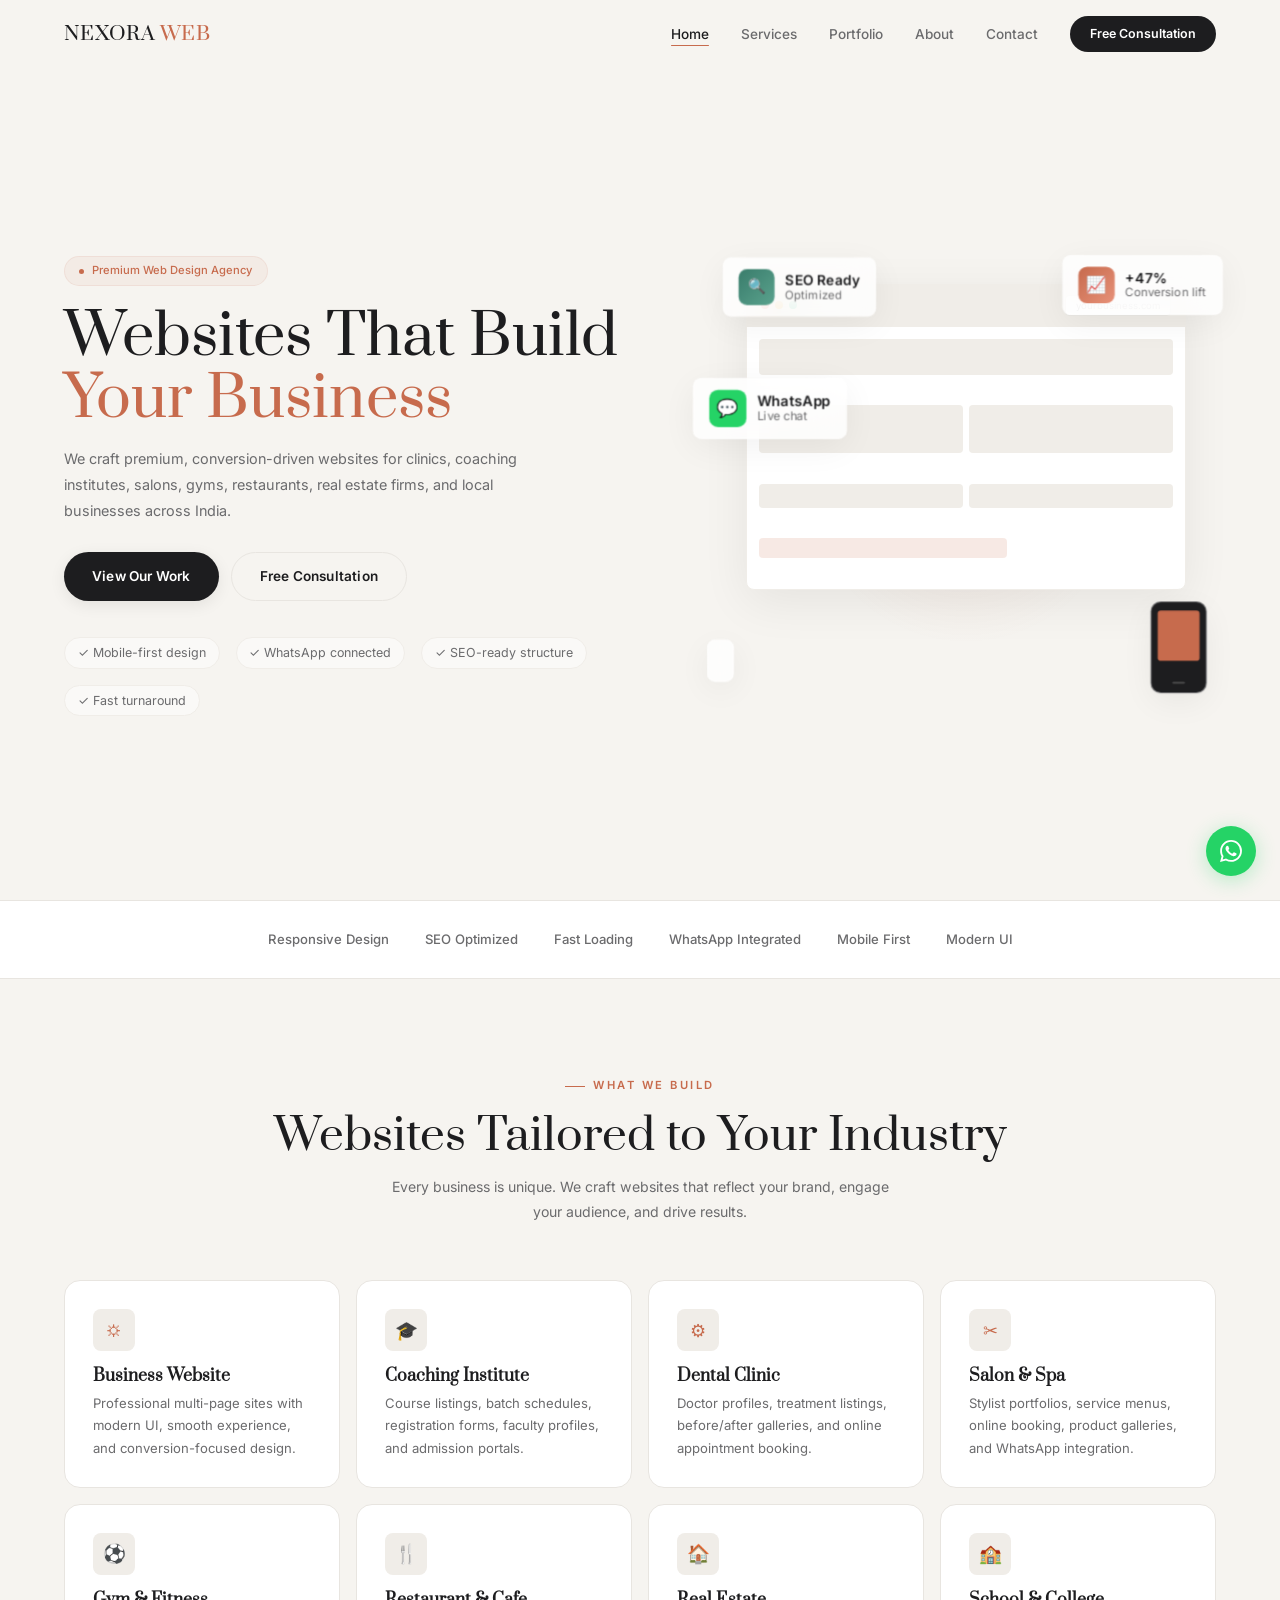
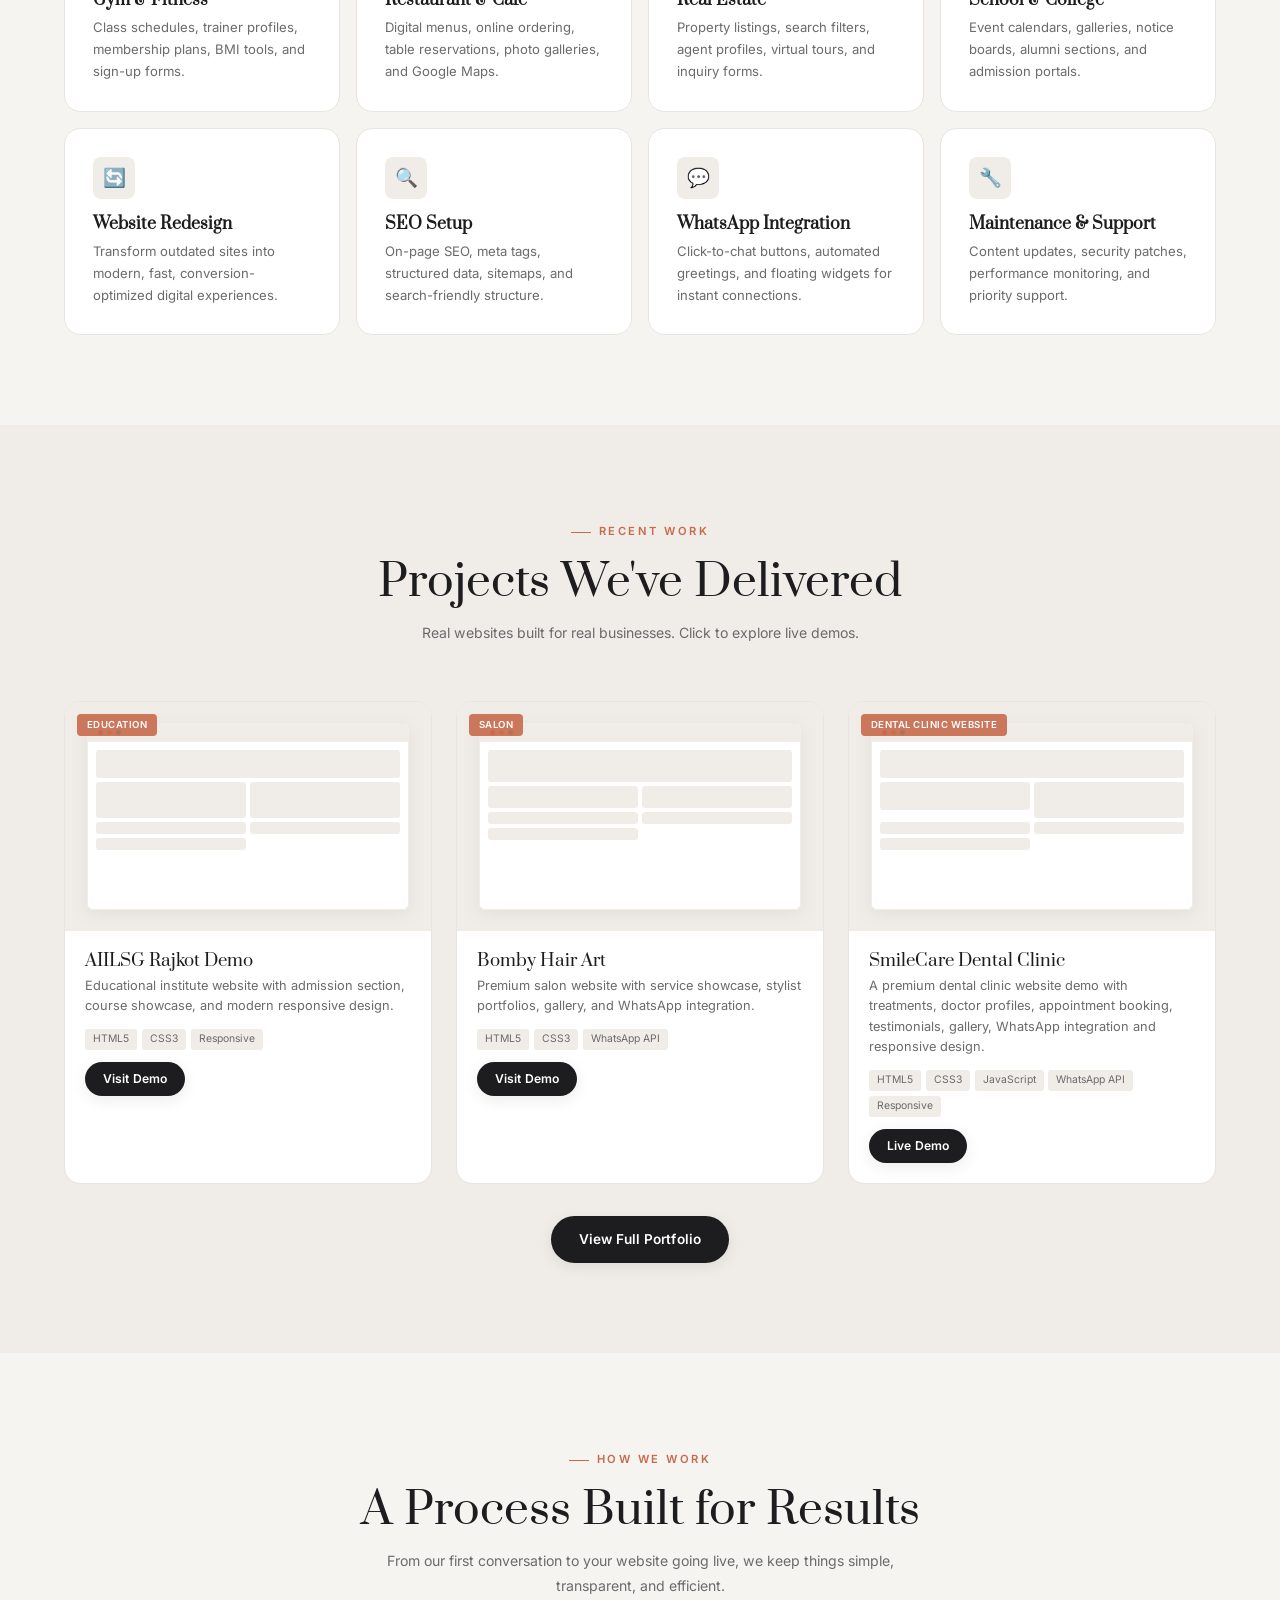
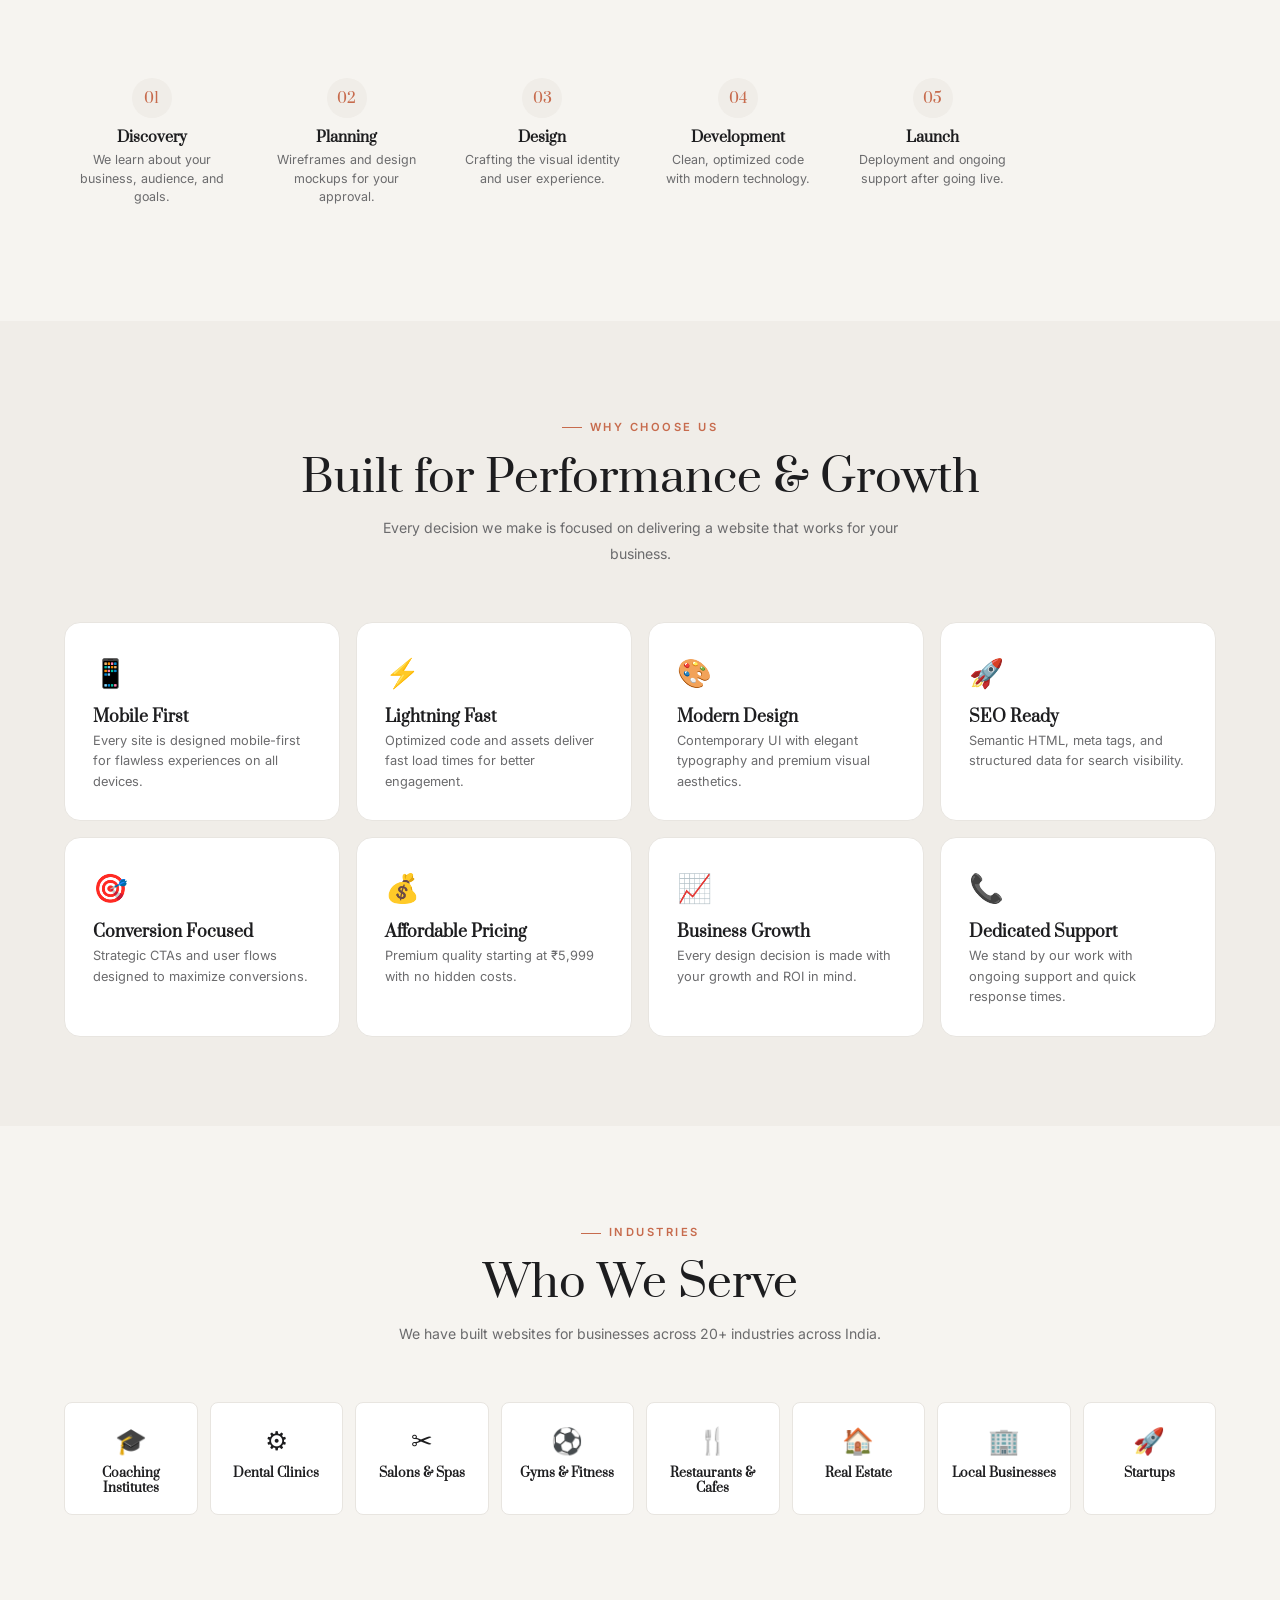
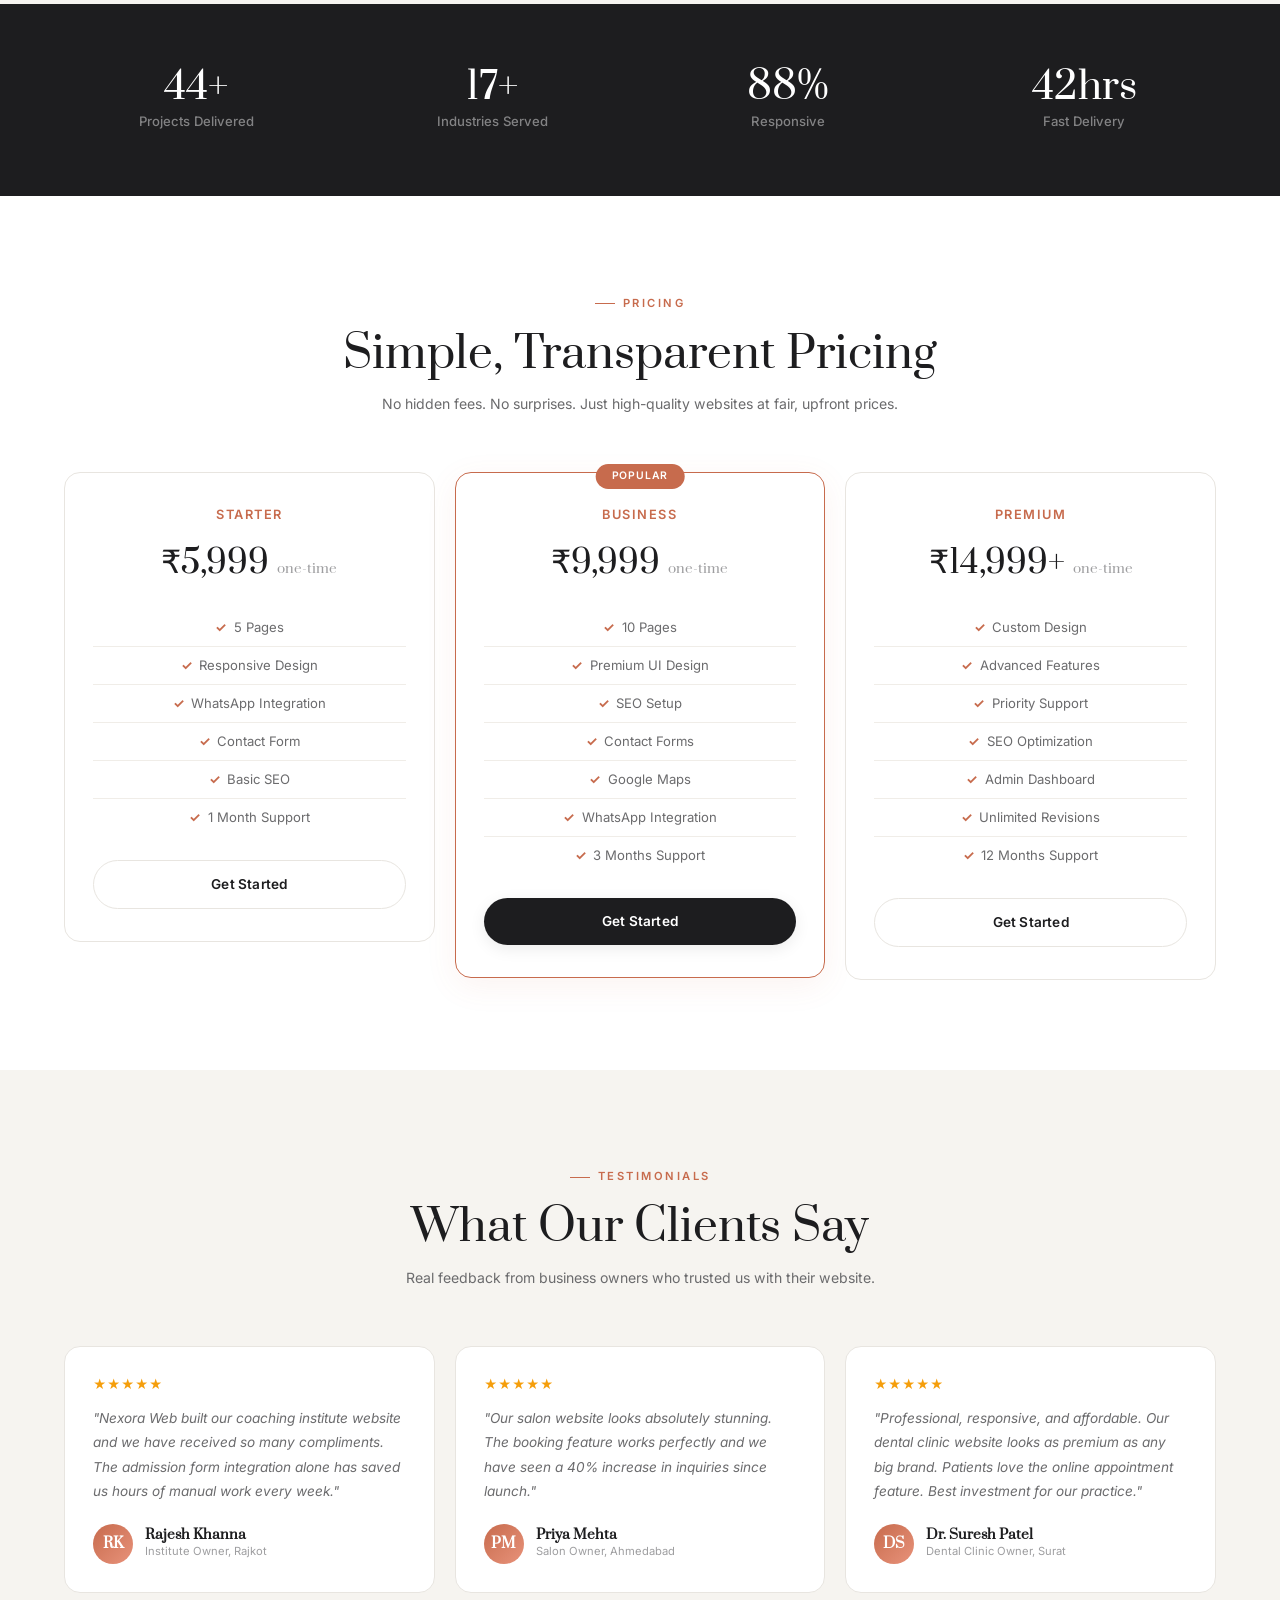
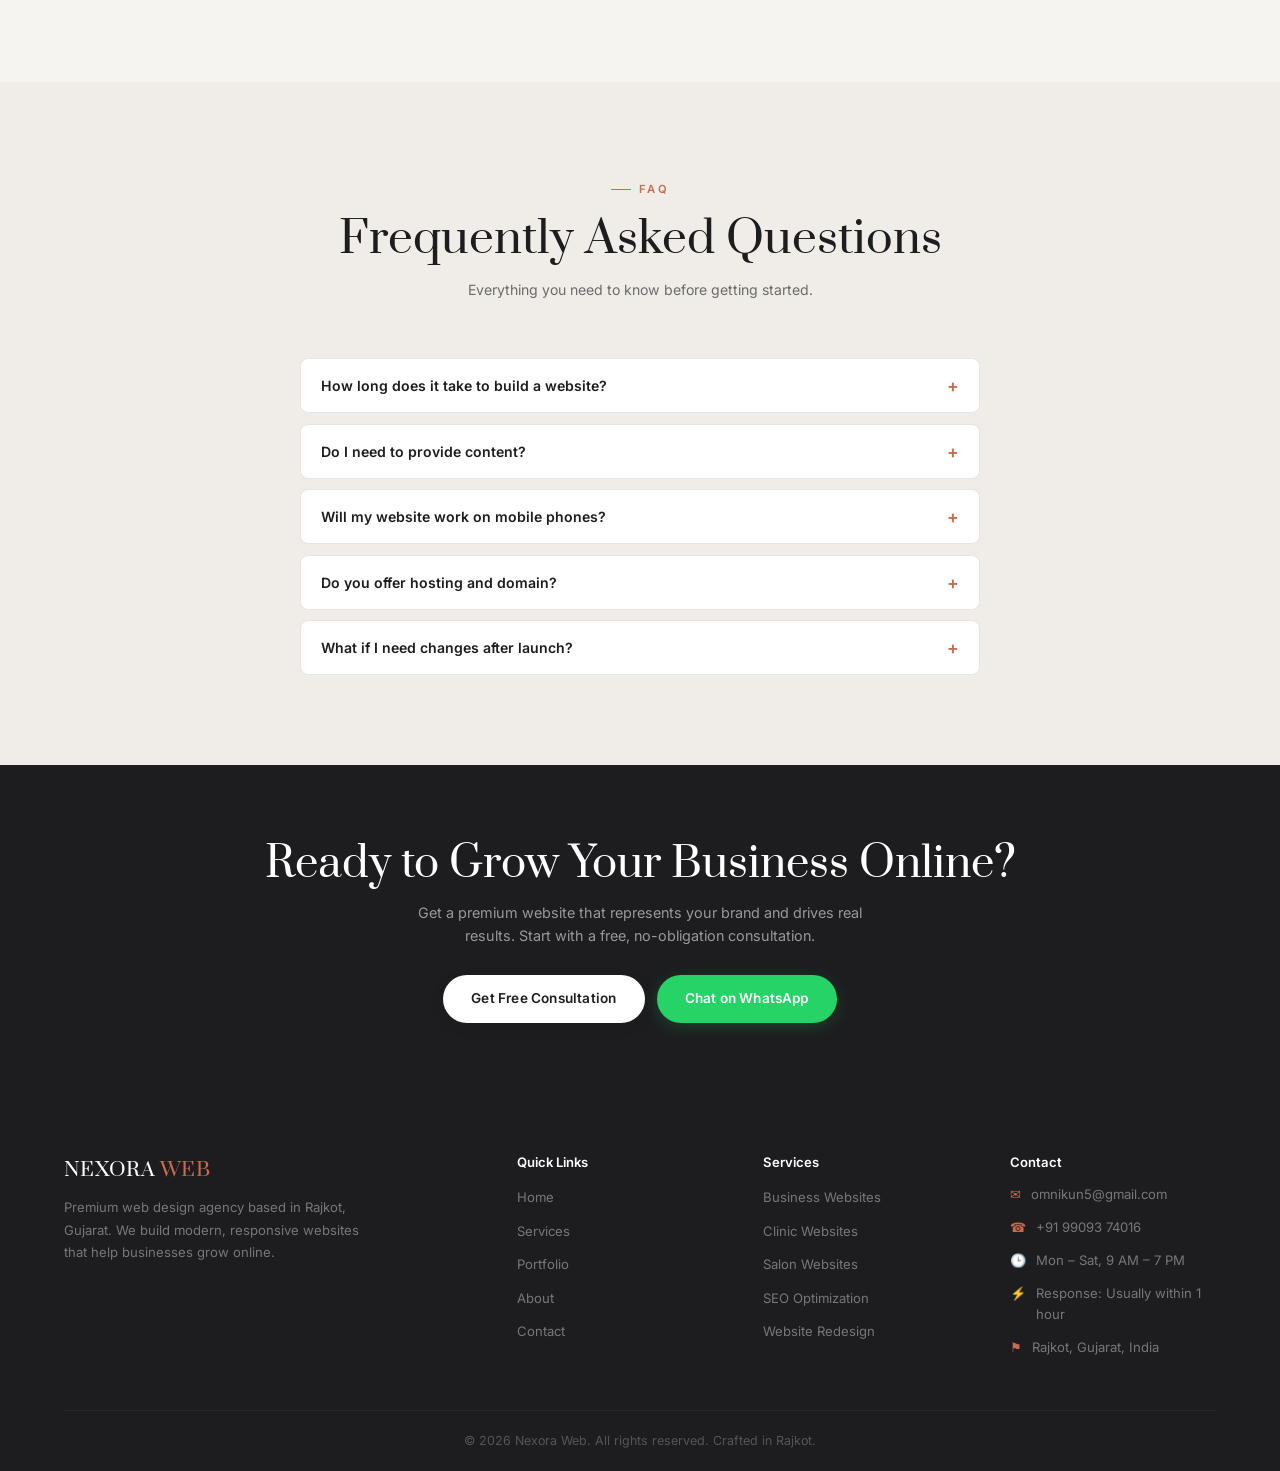
<file: index.html>
<!DOCTYPE html>
<html lang="en">
<head>
<meta charset="UTF-8">
<meta name="viewport" content="width=device-width,initial-scale=1.0">
<title>Nexora Web — Premium Website Design for Local Businesses | Rajkot</title>
<meta name="description" content="Nexora Web crafts premium websites for clinics, coaching institutes, salons, gyms, restaurants, real estate, and local businesses. Starting at ₹5,999.">
<meta name="keywords" content="web design agency, website development, business website, Rajkot, Gujarat">
<meta name="author" content="Nexora Web">
<meta property="og:title" content="Nexora Web — Premium Websites That Build Your Business">
<meta property="og:description" content="We craft premium websites for local businesses. Modern, fast, conversion-driven. Starting at ₹5,999.">
<meta property="og:url" content="https://nexoraweb.com">
<meta property="og:type" content="website">
<meta name="twitter:card" content="summary_large_image">
<meta name="twitter:title" content="Nexora Web — Premium Websites That Build Your Business">
<meta name="twitter:description" content="We craft premium websites for local businesses. Modern, fast, conversion-driven.">
<link rel="canonical" href="https://nexoraweb.com">
<link rel="stylesheet" href="css/style.css">
</head>
<body>

<!-- LOADER -->
<div id="preloader">
  <div class="preloader-mark"></div>
  <div class="preloader-line"></div>
  <div class="preloader-brand">NEXORA <span>WEB</span></div>
  <div class="preloader-tag">Crafting digital experiences</div>
</div>

<!-- NAV -->
<nav class="navbar" role="navigation" aria-label="Main navigation">
  <div class="container">
    <a href="index.html" class="nav-brand">NEXORA <span>WEB</span></a>
    <ul class="nav-links">
      <li><a href="index.html" class="active">Home</a></li>
      <li><a href="services.html">Services</a></li>
      <li><a href="portfolio.html">Portfolio</a></li>
      <li><a href="about.html">About</a></li>
      <li><a href="contact.html">Contact</a></li>
      <li><a href="contact.html" class="nav-cta">Free Consultation</a></li>
    </ul>
    <button class="hamburger" aria-label="Toggle menu" type="button"><span></span><span></span><span></span></button>
  </div>
</nav>

<!-- HERO -->
<section class="hero">
  <div class="container">
    <div>
      <div class="hero-badge"><span class="hero-badge-dot"></span> Premium Web Design Agency</div>
      <h1>Websites That Build<br><span class="highlight">Your Business</span></h1>
      <p>We craft premium, conversion-driven websites for clinics, coaching institutes, salons, gyms, restaurants, real estate firms, and local businesses across India.</p>
      <div class="hero-actions">
        <a href="portfolio.html" class="btn btn-primary">View Our Work</a>
        <a href="contact.html" class="btn btn-outline">Free Consultation</a>
      </div>
      <div class="hero-trust">
        <span class="hero-trust-item">&#10003; Mobile-first design</span>
        <span class="hero-trust-item">&#10003; WhatsApp connected</span>
        <span class="hero-trust-item">&#10003; SEO-ready structure</span>
        <span class="hero-trust-item">&#10003; Fast turnaround</span>
      </div>
    </div>

    <!-- 3D Scene -->
    <div class="hero-scene">
      <div class="hero-scene-glow"></div>
      <div class="hero-scene-inner">
        <!-- Laptop -->
        <div class="mockup-laptop">
          <div class="ml-bar">
            <span class="ml-dot"></span><span class="ml-dot"></span><span class="ml-dot"></span>
            <span class="ml-url">yourbusiness.com</span>
          </div>
          <div class="ml-content">
            <div class="ml-block"></div>
            <div class="ml-block"></div><div class="ml-block"></div>
            <div class="ml-block"></div><div class="ml-block"></div>
            <div class="ml-block"></div>
          </div>
        </div>
        <!-- Analytics card -->
        <div class="scene-card sc-analytics">
          <div class="sc-card-icon">&#128200;</div>
          <div class="sc-card-text"><strong>+47%</strong>Conversion lift</div>
        </div>
        <!-- Mobile -->
        <div class="scene-card sc-mobile">
          <div class="sm-screen"></div>
          <div class="sm-home"></div>
        </div>
        <!-- WhatsApp -->
        <div class="scene-card sc-whatsapp">
          <div class="sc-card-icon">&#128172;</div>
          <div class="sc-card-text"><strong>WhatsApp</strong>Live chat</div>
        </div>
        <!-- SEO -->
        <div class="scene-card sc-seo">
          <div class="sc-card-icon">&#128269;</div>
          <div class="sc-card-text"><strong>SEO Ready</strong>Optimized</div>
        </div>
        <!-- Graph -->
        <div class="scene-card sc-graph">
          <div class="g-bar"></div><div class="g-bar"></div><div class="g-bar"></div>
        </div>
      </div>
    </div>
  </div>
</section>

<!-- TRUST -->
<section class="trust-section">
  <div class="container">
    <div class="trust-grid">
      <span class="trust-item">Responsive Design</span>
      <span class="trust-item">SEO Optimized</span>
      <span class="trust-item">Fast Loading</span>
      <span class="trust-item">WhatsApp Integrated</span>
      <span class="trust-item">Mobile First</span>
      <span class="trust-item">Modern UI</span>
    </div>
  </div>
</section>

<!-- SERVICES -->
<section class="section-padding" id="services">
  <div class="container">
    <div class="section-header reveal">
      <span class="section-label">What We Build</span>
      <h2 class="section-title">Websites Tailored to Your Industry</h2>
      <p class="section-subtitle">Every business is unique. We craft websites that reflect your brand, engage your audience, and drive results.</p>
    </div>
    <div class="services-grid">
      <div class="service-card reveal reveal-delay-1"><div class="service-icon">&#9965;</div><h3>Business Website</h3><p>Professional multi-page sites with modern UI, smooth experience, and conversion-focused design.</p></div>
      <div class="service-card reveal reveal-delay-2"><div class="service-icon">&#127891;</div><h3>Coaching Institute</h3><p>Course listings, batch schedules, registration forms, faculty profiles, and admission portals.</p></div>
      <div class="service-card reveal reveal-delay-3"><div class="service-icon">&#9881;</div><h3>Dental Clinic</h3><p>Doctor profiles, treatment listings, before/after galleries, and online appointment booking.</p></div>
      <div class="service-card reveal reveal-delay-4"><div class="service-icon">&#9986;</div><h3>Salon &amp; Spa</h3><p>Stylist portfolios, service menus, online booking, product galleries, and WhatsApp integration.</p></div>
      <div class="service-card reveal reveal-delay-1"><div class="service-icon">&#9917;</div><h3>Gym &amp; Fitness</h3><p>Class schedules, trainer profiles, membership plans, BMI tools, and sign-up forms.</p></div>
      <div class="service-card reveal reveal-delay-2"><div class="service-icon">&#127860;</div><h3>Restaurant &amp; Cafe</h3><p>Digital menus, online ordering, table reservations, photo galleries, and Google Maps.</p></div>
      <div class="service-card reveal reveal-delay-3"><div class="service-icon">&#127968;</div><h3>Real Estate</h3><p>Property listings, search filters, agent profiles, virtual tours, and inquiry forms.</p></div>
      <div class="service-card reveal reveal-delay-4"><div class="service-icon">&#127979;</div><h3>School &amp; College</h3><p>Event calendars, galleries, notice boards, alumni sections, and admission portals.</p></div>
      <div class="service-card reveal reveal-delay-1"><div class="service-icon">&#128260;</div><h3>Website Redesign</h3><p>Transform outdated sites into modern, fast, conversion-optimized digital experiences.</p></div>
      <div class="service-card reveal reveal-delay-2"><div class="service-icon">&#128269;</div><h3>SEO Setup</h3><p>On-page SEO, meta tags, structured data, sitemaps, and search-friendly structure.</p></div>
      <div class="service-card reveal reveal-delay-3"><div class="service-icon">&#128172;</div><h3>WhatsApp Integration</h3><p>Click-to-chat buttons, automated greetings, and floating widgets for instant connections.</p></div>
      <div class="service-card reveal reveal-delay-4"><div class="service-icon">&#128295;</div><h3>Maintenance &amp; Support</h3><p>Content updates, security patches, performance monitoring, and priority support.</p></div>
    </div>
  </div>
</section>

<!-- PORTFOLIO PREVIEW -->
<section class="section-padding section-warm" id="portfolio">
  <div class="container">
    <div class="section-header reveal">
      <span class="section-label">Recent Work</span>
      <h2 class="section-title">Projects We've Delivered</h2>
      <p class="section-subtitle">Real websites built for real businesses. Click to explore live demos.</p>
    </div>
    <div class="portfolio-grid">
      <div class="portfolio-card reveal reveal-delay-1">
        <div class="portfolio-image">
          <div class="p-device">
            <div class="p-device-bar"><span style="background:#ef4444"></span><span style="background:#f59e0b"></span><span style="background:#10b981"></span></div>
            <div class="p-device-body">
              <div class="pd-block"></div><div class="pd-block"></div><div class="pd-block"></div>
              <div class="pd-block"></div><div class="pd-block"></div><div class="pd-block"></div>
            </div>
          </div>
          <span class="portfolio-category">Education</span>
        </div>
        <div class="portfolio-info">
          <h3>AIILSG Rajkot Demo</h3>
          <p>Educational institute website with admission section, course showcase, and modern responsive design.</p>
          <div class="portfolio-tags"><span class="portfolio-tag">HTML5</span><span class="portfolio-tag">CSS3</span><span class="portfolio-tag">Responsive</span></div>
          <a href="https://obito-kun00.github.io/aiilsg-rajkot-demo/" target="_blank" rel="noopener" class="btn btn-sm btn-primary">Visit Demo</a>
        </div>
      </div>
      <div class="portfolio-card reveal reveal-delay-2">
        <div class="portfolio-image">
          <div class="p-device">
            <div class="p-device-bar"><span style="background:#ef4444"></span><span style="background:#f59e0b"></span><span style="background:#10b981"></span></div>
            <div class="p-device-body">
              <div class="pd-block" style="height:32px"></div>
              <div class="pd-block" style="height:22px"></div><div class="pd-block" style="height:22px"></div>
              <div class="pd-block"></div><div class="pd-block"></div><div class="pd-block"></div>
            </div>
          </div>
          <span class="portfolio-category">Salon</span>
        </div>
        <div class="portfolio-info">
          <h3>Bomby Hair Art</h3>
          <p>Premium salon website with service showcase, stylist portfolios, gallery, and WhatsApp integration.</p>
          <div class="portfolio-tags"><span class="portfolio-tag">HTML5</span><span class="portfolio-tag">CSS3</span><span class="portfolio-tag">WhatsApp API</span></div>
          <a href="https://bomby-hair-art.onrender.com/" target="_blank" rel="noopener" class="btn btn-sm btn-primary">Visit Demo</a>
        </div>
      </div>
      <div class="portfolio-card reveal reveal-delay-3">
        <div class="portfolio-image">
          <div class="p-device">
            <div class="p-device-bar"><span style="background:#ef4444"></span><span style="background:#f59e0b"></span><span style="background:#10b981"></span></div>
            <div class="p-device-body">
              <div class="pd-block" style="height:28px"></div><div class="pd-block" style="height:28px"></div>
              <div class="pd-block"></div><div class="pd-block"></div><div class="pd-block"></div><div class="pd-block"></div>
            </div>
          </div>
          <span class="portfolio-category">Dental Clinic Website</span>
        </div>
        <div class="portfolio-info">
          <h3>SmileCare Dental Clinic</h3>
          <p>A premium dental clinic website demo with treatments, doctor profiles, appointment booking, testimonials, gallery, WhatsApp integration and responsive design.</p>
          <div class="portfolio-tags"><span class="portfolio-tag">HTML5</span><span class="portfolio-tag">CSS3</span><span class="portfolio-tag">JavaScript</span><span class="portfolio-tag">WhatsApp API</span><span class="portfolio-tag">Responsive</span></div>
          <a href="https://obito-kun00.github.io/smilecare-dental/" target="_blank" rel="noopener" class="btn btn-sm btn-primary">Live Demo</a>
        </div>
      </div>
    </div>
    <div style="text-align:center;margin-top:2rem" class="reveal">
      <a href="portfolio.html" class="btn btn-primary">View Full Portfolio</a>
    </div>
  </div>
</section>

<!-- PROCESS -->
<section class="section-padding">
  <div class="container">
    <div class="section-header reveal">
      <span class="section-label">How We Work</span>
      <h2 class="section-title">A Process Built for Results</h2>
      <p class="section-subtitle">From our first conversation to your website going live, we keep things simple, transparent, and efficient.</p>
    </div>
    <div class="process-grid">
      <div class="process-step reveal reveal-delay-1"><div class="process-number">01</div><h3>Discovery</h3><p>We learn about your business, audience, and goals.</p></div>
      <div class="process-step reveal reveal-delay-2"><div class="process-number">02</div><h3>Planning</h3><p>Wireframes and design mockups for your approval.</p></div>
      <div class="process-step reveal reveal-delay-3"><div class="process-number">03</div><h3>Design</h3><p>Crafting the visual identity and user experience.</p></div>
      <div class="process-step reveal reveal-delay-4"><div class="process-number">04</div><h3>Development</h3><p>Clean, optimized code with modern technology.</p></div>
      <div class="process-step reveal reveal-delay-5"><div class="process-number">05</div><h3>Launch</h3><p>Deployment and ongoing support after going live.</p></div>
    </div>
  </div>
</section>

<!-- WHY CHOOSE US -->
<section class="section-padding section-warm">
  <div class="container">
    <div class="section-header reveal">
      <span class="section-label">Why Choose Us</span>
      <h2 class="section-title">Built for Performance &amp; Growth</h2>
      <p class="section-subtitle">Every decision we make is focused on delivering a website that works for your business.</p>
    </div>
    <div class="features-grid">
      <div class="feature-card reveal reveal-delay-1"><span class="feature-icon">&#128241;</span><h3>Mobile First</h3><p>Every site is designed mobile-first for flawless experiences on all devices.</p></div>
      <div class="feature-card reveal reveal-delay-2"><span class="feature-icon">&#9889;</span><h3>Lightning Fast</h3><p>Optimized code and assets deliver fast load times for better engagement.</p></div>
      <div class="feature-card reveal reveal-delay-3"><span class="feature-icon">&#127912;</span><h3>Modern Design</h3><p>Contemporary UI with elegant typography and premium visual aesthetics.</p></div>
      <div class="feature-card reveal reveal-delay-4"><span class="feature-icon">&#128640;</span><h3>SEO Ready</h3><p>Semantic HTML, meta tags, and structured data for search visibility.</p></div>
      <div class="feature-card reveal reveal-delay-1"><span class="feature-icon">&#127919;</span><h3>Conversion Focused</h3><p>Strategic CTAs and user flows designed to maximize conversions.</p></div>
      <div class="feature-card reveal reveal-delay-2"><span class="feature-icon">&#128176;</span><h3>Affordable Pricing</h3><p>Premium quality starting at &#8377;5,999 with no hidden costs.</p></div>
      <div class="feature-card reveal reveal-delay-3"><span class="feature-icon">&#128200;</span><h3>Business Growth</h3><p>Every design decision is made with your growth and ROI in mind.</p></div>
      <div class="feature-card reveal reveal-delay-4"><span class="feature-icon">&#128222;</span><h3>Dedicated Support</h3><p>We stand by our work with ongoing support and quick response times.</p></div>
    </div>
  </div>
</section>

<!-- INDUSTRIES -->
<section class="section-padding">
  <div class="container">
    <div class="section-header reveal">
      <span class="section-label">Industries</span>
      <h2 class="section-title">Who We Serve</h2>
      <p class="section-subtitle">We have built websites for businesses across 20+ industries across India.</p>
    </div>
    <div class="industries-grid">
      <div class="industry-item reveal reveal-delay-1"><span class="industry-icon">&#127891;</span><h4>Coaching Institutes</h4></div>
      <div class="industry-item reveal reveal-delay-2"><span class="industry-icon">&#9881;</span><h4>Dental Clinics</h4></div>
      <div class="industry-item reveal reveal-delay-3"><span class="industry-icon">&#9986;</span><h4>Salons &amp; Spas</h4></div>
      <div class="industry-item reveal reveal-delay-4"><span class="industry-icon">&#9917;</span><h4>Gyms &amp; Fitness</h4></div>
      <div class="industry-item reveal reveal-delay-1"><span class="industry-icon">&#127860;</span><h4>Restaurants &amp; Cafes</h4></div>
      <div class="industry-item reveal reveal-delay-2"><span class="industry-icon">&#127968;</span><h4>Real Estate</h4></div>
      <div class="industry-item reveal reveal-delay-3"><span class="industry-icon">&#127970;</span><h4>Local Businesses</h4></div>
      <div class="industry-item reveal reveal-delay-4"><span class="industry-icon">&#128640;</span><h4>Startups</h4></div>
    </div>
  </div>
</section>

<!-- STATS -->
<section class="stats-section">
  <div class="container">
    <div class="stats-grid">
      <div class="stat-item reveal"><h3><span class="counter" data-target="50" data-suffix="+">0</span></h3><p>Projects Delivered</p></div>
      <div class="stat-item reveal reveal-delay-1"><h3><span class="counter" data-target="20" data-suffix="+">0</span></h3><p>Industries Served</p></div>
      <div class="stat-item reveal reveal-delay-2"><h3><span class="counter" data-target="100" data-suffix="%">0</span></h3><p>Responsive</p></div>
      <div class="stat-item reveal reveal-delay-3"><h3><span class="counter" data-target="48" data-suffix="hrs">0</span></h3><p>Fast Delivery</p></div>
    </div>
  </div>
</section>

<!-- PRICING -->
<section class="section-padding section-alt" id="pricing">
  <div class="container">
    <div class="section-header reveal">
      <span class="section-label">Pricing</span>
      <h2 class="section-title">Simple, Transparent Pricing</h2>
      <p class="section-subtitle">No hidden fees. No surprises. Just high-quality websites at fair, upfront prices.</p>
    </div>
    <div class="pricing-grid">
      <div class="pricing-card reveal reveal-delay-1">
        <div class="pricing-name">Starter</div>
        <div class="pricing-price">&#8377;5,999 <span>one-time</span></div>
        <ul class="pricing-features">
          <li>5 Pages</li><li>Responsive Design</li><li>WhatsApp Integration</li>
          <li>Contact Form</li><li>Basic SEO</li><li>1 Month Support</li>
        </ul>
        <a href="contact.html" class="btn btn-outline" style="width:100%;justify-content:center">Get Started</a>
      </div>
      <div class="pricing-card featured reveal reveal-delay-2">
        <div class="pricing-badge">Popular</div>
        <div class="pricing-name">Business</div>
        <div class="pricing-price">&#8377;9,999 <span>one-time</span></div>
        <ul class="pricing-features">
          <li>10 Pages</li><li>Premium UI Design</li><li>SEO Setup</li>
          <li>Contact Forms</li><li>Google Maps</li><li>WhatsApp Integration</li>
          <li>3 Months Support</li>
        </ul>
        <a href="contact.html" class="btn btn-primary" style="width:100%;justify-content:center">Get Started</a>
      </div>
      <div class="pricing-card reveal reveal-delay-3">
        <div class="pricing-name">Premium</div>
        <div class="pricing-price">&#8377;14,999+ <span>one-time</span></div>
        <ul class="pricing-features">
          <li>Custom Design</li><li>Advanced Features</li><li>Priority Support</li>
          <li>SEO Optimization</li><li>Admin Dashboard</li><li>Unlimited Revisions</li>
          <li>12 Months Support</li>
        </ul>
        <a href="contact.html" class="btn btn-outline" style="width:100%;justify-content:center">Get Started</a>
      </div>
    </div>
  </div>
</section>

<!-- TESTIMONIALS -->
<section class="section-padding">
  <div class="container">
    <div class="section-header reveal">
      <span class="section-label">Testimonials</span>
      <h2 class="section-title">What Our Clients Say</h2>
      <p class="section-subtitle">Real feedback from business owners who trusted us with their website.</p>
    </div>
    <div class="testimonials-grid">
      <div class="testimonial-card reveal reveal-delay-1">
        <div class="testimonial-stars">★★★★★</div>
        <p class="testimonial-text">"Nexora Web built our coaching institute website and we have received so many compliments. The admission form integration alone has saved us hours of manual work every week."</p>
        <div class="testimonial-author"><div class="testimonial-avatar">RK</div><div class="testimonial-info"><h4>Rajesh Khanna</h4><p>Institute Owner, Rajkot</p></div></div>
      </div>
      <div class="testimonial-card reveal reveal-delay-2">
        <div class="testimonial-stars">★★★★★</div>
        <p class="testimonial-text">"Our salon website looks absolutely stunning. The booking feature works perfectly and we have seen a 40% increase in inquiries since launch."</p>
        <div class="testimonial-author"><div class="testimonial-avatar">PM</div><div class="testimonial-info"><h4>Priya Mehta</h4><p>Salon Owner, Ahmedabad</p></div></div>
      </div>
      <div class="testimonial-card reveal reveal-delay-3">
        <div class="testimonial-stars">★★★★★</div>
        <p class="testimonial-text">"Professional, responsive, and affordable. Our dental clinic website looks as premium as any big brand. Patients love the online appointment feature. Best investment for our practice."</p>
        <div class="testimonial-author"><div class="testimonial-avatar">DS</div><div class="testimonial-info"><h4>Dr. Suresh Patel</h4><p>Dental Clinic Owner, Surat</p></div></div>
      </div>
    </div>
  </div>
</section>

<!-- FAQ -->
<section class="section-padding section-warm">
  <div class="container">
    <div class="section-header reveal">
      <span class="section-label">FAQ</span>
      <h2 class="section-title">Frequently Asked Questions</h2>
      <p class="section-subtitle">Everything you need to know before getting started.</p>
    </div>
    <div class="faq-list">
      <div class="faq-item reveal"><button class="faq-question">How long does it take to build a website?<span class="faq-icon">+</span></button><div class="faq-answer"><p>Most websites are delivered within 5-7 business days. Complex projects may take longer, but we always provide a clear timeline upfront.</p></div></div>
      <div class="faq-item reveal reveal-delay-1"><button class="faq-question">Do I need to provide content?<span class="faq-icon">+</span></button><div class="faq-answer"><p>We can work with your existing content or help create new content. We recommend providing text and images, but we can guide you through the process.</p></div></div>
      <div class="faq-item reveal reveal-delay-2"><button class="faq-question">Will my website work on mobile phones?<span class="faq-icon">+</span></button><div class="faq-answer"><p>Absolutely. Every website we build is mobile-first and fully responsive across all devices from 320px to 4K screens.</p></div></div>
      <div class="faq-item reveal reveal-delay-3"><button class="faq-question">Do you offer hosting and domain?<span class="faq-icon">+</span></button><div class="faq-answer"><p>We can help you set up hosting and domain registration. We recommend reliable providers and can handle the entire setup for you.</p></div></div>
      <div class="faq-item reveal reveal-delay-4"><button class="faq-question">What if I need changes after launch?<span class="faq-icon">+</span></button><div class="faq-answer"><p>We offer maintenance and support plans to handle updates, changes, and improvements after your site goes live.</p></div></div>
    </div>
  </div>
</section>

<!-- CTA -->
<section class="cta-section">
  <div class="container">
    <div class="reveal">
      <h2>Ready to Grow Your Business Online?</h2>
      <p>Get a premium website that represents your brand and drives real results. Start with a free, no-obligation consultation.</p>
      <div class="cta-actions">
        <a href="contact.html" class="btn btn-primary">Get Free Consultation</a>
        <a href="https://wa.me/919909374016?text=Hello%20Nexora%20Web%2C%20I%20would%20like%20a%20website%20for%20my%20business.%20Please%20share%20details." target="_blank" rel="noopener" class="btn btn-whatsapp">Chat on WhatsApp</a>
      </div>
    </div>
  </div>
</section>

<!-- FOOTER -->
<footer class="footer">
  <div class="container">
    <div class="footer-grid">
      <div class="footer-brand"><a href="index.html" class="nav-brand">NEXORA <span>WEB</span></a><p>Premium web design agency based in Rajkot, Gujarat. We build modern, responsive websites that help businesses grow online.</p></div>
      <div><h4>Quick Links</h4><ul class="footer-links"><li><a href="index.html">Home</a></li><li><a href="services.html">Services</a></li><li><a href="portfolio.html">Portfolio</a></li><li><a href="about.html">About</a></li><li><a href="contact.html">Contact</a></li></ul></div>
      <div><h4>Services</h4><ul class="footer-links"><li><a href="services.html">Business Websites</a></li><li><a href="services.html">Clinic Websites</a></li><li><a href="services.html">Salon Websites</a></li><li><a href="services.html">SEO Optimization</a></li><li><a href="services.html">Website Redesign</a></li></ul></div>
      <div><h4>Contact</h4><ul class="footer-contact"><li><span class="fc-icon">&#9993;</span><span>omnikun5@gmail.com</span></li><li><span class="fc-icon">&#9742;</span><span>+91 99093 74016</span></li><li><span class="fc-icon">&#128338;</span><span>Mon – Sat, 9 AM – 7 PM</span></li><li><span class="fc-icon">&#9889;</span><span>Response: Usually within 1 hour</span></li><li><span class="fc-icon">&#9873;</span><span>Rajkot, Gujarat, India</span></li></ul></div>
    </div>
    <div class="footer-bottom"><p>&copy; 2026 Nexora Web. All rights reserved. Crafted in Rajkot.</p></div>
  </div>
</footer>

<!-- WHATSAPP FLOAT -->
<a href="#" class="whatsapp-float" aria-label="Chat on WhatsApp">
  <svg width="22" height="22" viewBox="0 0 24 24" fill="currentColor"><path d="M17.472 14.382c-.297-.149-1.758-.867-2.03-.967-.273-.099-.471-.148-.67.15-.197.297-.767.966-.94 1.164-.173.199-.347.223-.644.075-.297-.15-1.255-.463-2.39-1.475-.883-.788-1.48-1.761-1.653-2.059-.173-.297-.018-.458.13-.606.134-.133.298-.347.446-.52.149-.174.198-.298.298-.497.099-.198.05-.371-.025-.52-.075-.149-.669-1.612-.916-2.207-.242-.579-.487-.5-.669-.51-.173-.008-.371-.01-.57-.01-.198 0-.52.074-.792.372-.272.297-1.04 1.016-1.04 2.479 0 1.462 1.065 2.875 1.213 3.074.149.198 2.096 3.2 5.077 4.487.709.306 1.262.489 1.694.625.712.227 1.36.195 1.871.118.571-.085 1.758-.719 2.006-1.413.248-.694.248-1.289.173-1.413-.074-.124-.272-.198-.57-.347m-5.421 7.403h-.004a9.87 9.87 0 01-5.031-1.378l-.361-.214-3.741.982.998-3.648-.235-.374a9.86 9.86 0 01-1.51-5.26c.001-5.45 4.436-9.884 9.888-9.884 2.64 0 5.122 1.03 6.988 2.898a9.825 9.825 0 012.893 6.994c-.003 5.45-4.437 9.884-9.885 9.884m8.413-18.297A11.815 11.815 0 0012.05 0C5.495 0 .16 5.335.157 11.892c0 2.096.547 4.142 1.588 5.945L.057 24l6.305-1.654a11.882 11.882 0 005.683 1.448h.005c6.554 0 11.89-5.335 11.893-11.893a11.821 11.821 0 00-3.48-8.413z"/></svg>
</a>

<script src="js/script.js"></script>
</body>
</html>
</file>
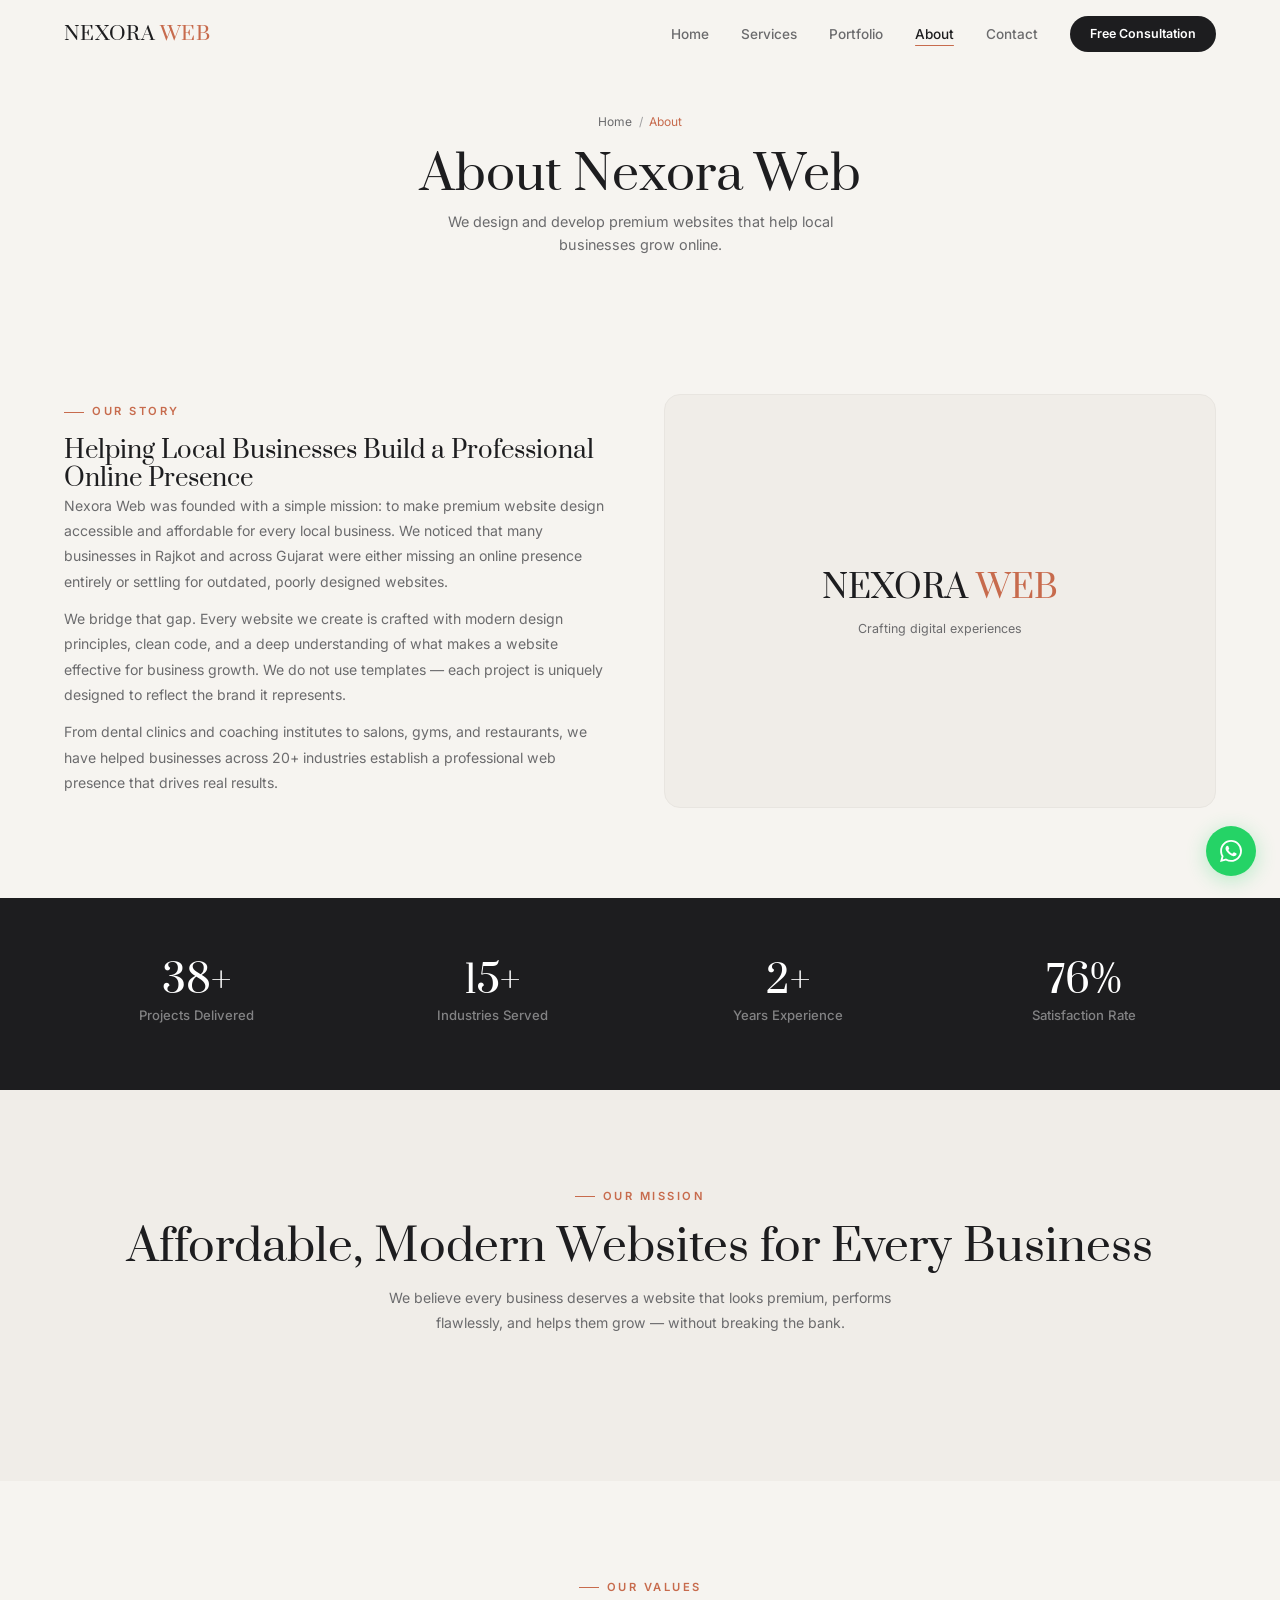
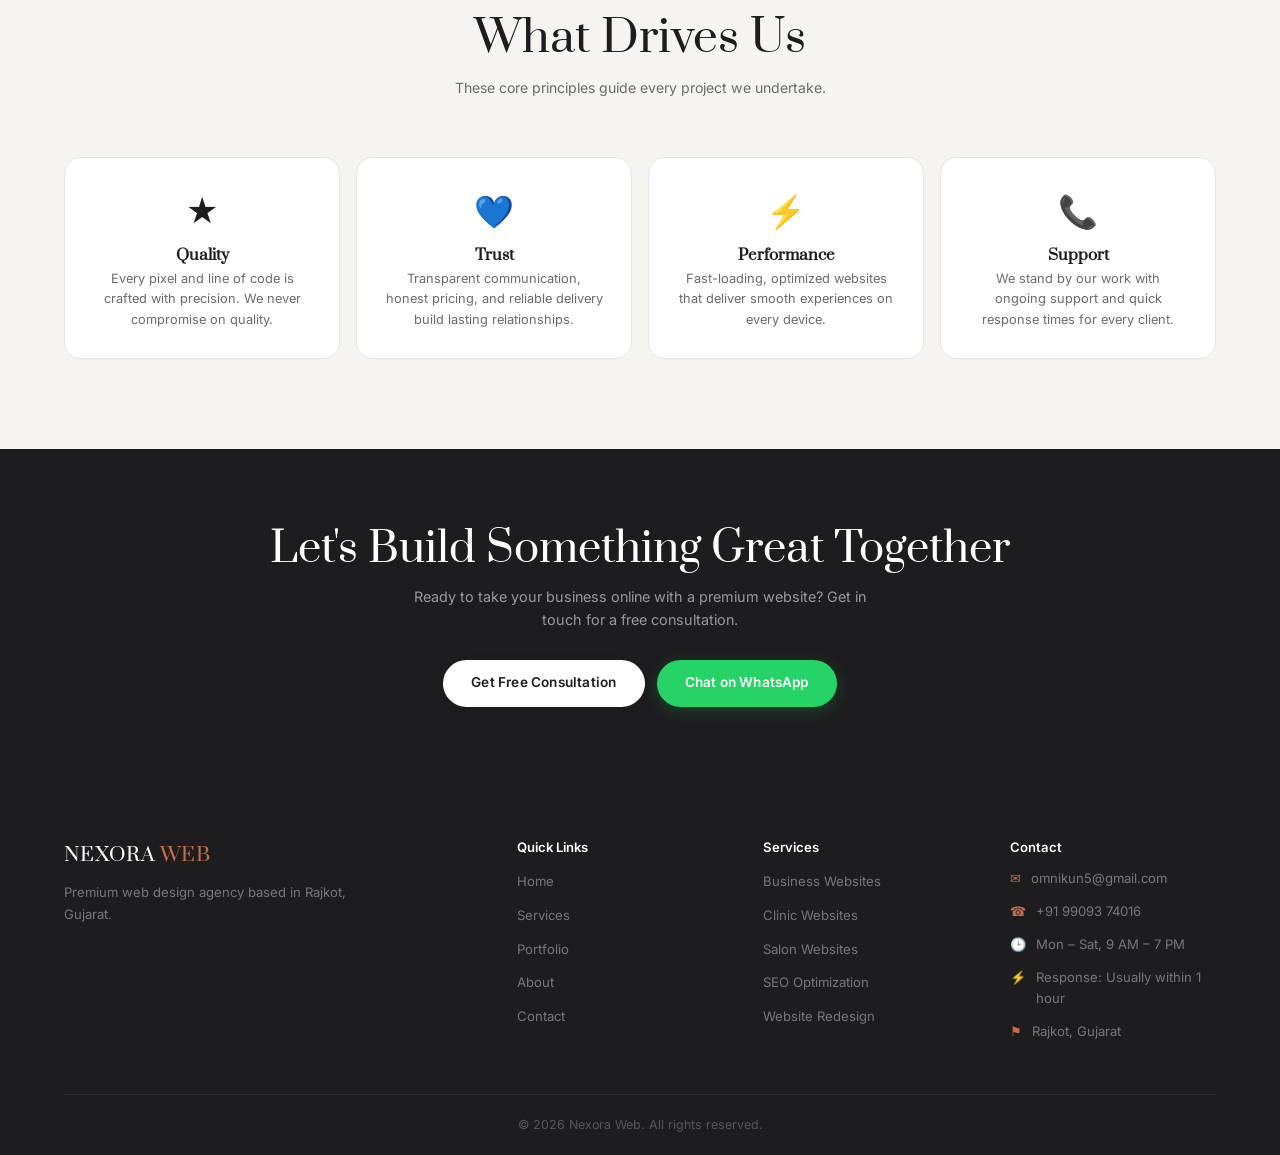
<file: about.html>
<!DOCTYPE html>
<html lang="en">
<head>
<meta charset="UTF-8">
<meta name="viewport" content="width=device-width,initial-scale=1.0">
<title>About — Nexora Web | Premium Web Design Agency Rajkot</title>
<meta name="description" content="Learn about Nexora Web — a premium web design agency based in Rajkot, Gujarat helping local businesses build professional online presence.">
<meta property="og:title" content="About — Nexora Web | Premium Web Design Agency">
<meta property="og:description" content="Learn about Nexora Web, a premium web design agency based in Rajkot, Gujarat.">
<meta property="og:url" content="https://nexoraweb.com/about.html">
<link rel="canonical" href="https://nexoraweb.com/about.html">
<link rel="stylesheet" href="css/style.css">
</head>
<body>

<div id="preloader">
  <div class="preloader-mark"></div>
  <div class="preloader-line"></div>
  <div class="preloader-brand">NEXORA <span>WEB</span></div>
  <div class="preloader-tag">Crafting digital experiences</div>
</div>

<nav class="navbar" role="navigation" aria-label="Main navigation">
  <div class="container">
    <a href="index.html" class="nav-brand">NEXORA <span>WEB</span></a>
    <ul class="nav-links">
      <li><a href="index.html">Home</a></li>
      <li><a href="services.html">Services</a></li>
      <li><a href="portfolio.html">Portfolio</a></li>
      <li><a href="about.html" class="active">About</a></li>
      <li><a href="contact.html">Contact</a></li>
      <li><a href="contact.html" class="nav-cta">Free Consultation</a></li>
    </ul>
    <button class="hamburger" aria-label="Toggle menu" type="button"><span></span><span></span><span></span></button>
  </div>
</nav>

<header class="page-header">
  <div class="container">
    <nav class="breadcrumb" aria-label="Breadcrumb"><a href="index.html">Home</a><span>/</span><span class="current">About</span></nav>
    <h1>About Nexora Web</h1>
    <p>We design and develop premium websites that help local businesses grow online.</p>
  </div>
</header>

<section class="section-padding">
  <div class="container">
    <div class="about-intro">
      <div class="about-text reveal">
        <span class="section-label">Our Story</span>
        <h2>Helping Local Businesses Build a Professional Online Presence</h2>
        <p>Nexora Web was founded with a simple mission: to make premium website design accessible and affordable for every local business. We noticed that many businesses in Rajkot and across Gujarat were either missing an online presence entirely or settling for outdated, poorly designed websites.</p>
        <p>We bridge that gap. Every website we create is crafted with modern design principles, clean code, and a deep understanding of what makes a website effective for business growth. We do not use templates — each project is uniquely designed to reflect the brand it represents.</p>
        <p>From dental clinics and coaching institutes to salons, gyms, and restaurants, we have helped businesses across 20+ industries establish a professional web presence that drives real results.</p>
      </div>
      <div class="about-mark reveal-right">
        <div style="text-align:center">
          <div style="font-family:'Prata',Georgia,serif;font-size:2rem;font-weight:400;color:var(--text);margin-bottom:0.35rem">NEXORA <span style="color:var(--accent)">WEB</span></div>
          <div style="font-size:0.78rem;color:var(--text-muted)">Crafting digital experiences</div>
        </div>
      </div>
    </div>
  </div>
</section>

<section class="stats-section">
  <div class="container">
    <div class="stats-grid">
      <div class="stat-item reveal"><h3><span class="counter" data-target="50" data-suffix="+">0</span></h3><p>Projects Delivered</p></div>
      <div class="stat-item reveal reveal-delay-1"><h3><span class="counter" data-target="20" data-suffix="+">0</span></h3><p>Industries Served</p></div>
      <div class="stat-item reveal reveal-delay-2"><h3><span class="counter" data-target="3" data-suffix="+">0</span></h3><p>Years Experience</p></div>
      <div class="stat-item reveal reveal-delay-3"><h3><span class="counter" data-target="100" data-suffix="%">0</span></h3><p>Satisfaction Rate</p></div>
    </div>
  </div>
</section>

<section class="section-padding section-warm">
  <div class="container">
    <div class="section-header reveal">
      <span class="section-label">Our Mission</span>
      <h2 class="section-title">Affordable, Modern Websites for Every Business</h2>
      <p class="section-subtitle" style="margin:0 auto">We believe every business deserves a website that looks premium, performs flawlessly, and helps them grow — without breaking the bank.</p>
    </div>
  </div>
</section>

<section class="section-padding">
  <div class="container">
    <div class="section-header reveal">
      <span class="section-label">Our Values</span>
      <h2 class="section-title">What Drives Us</h2>
      <p class="section-subtitle">These core principles guide every project we undertake.</p>
    </div>
    <div class="values-grid">
      <div class="value-card reveal reveal-delay-1"><span class="value-icon">&#9733;</span><h3>Quality</h3><p>Every pixel and line of code is crafted with precision. We never compromise on quality.</p></div>
      <div class="value-card reveal reveal-delay-2"><span class="value-icon">&#128153;</span><h3>Trust</h3><p>Transparent communication, honest pricing, and reliable delivery build lasting relationships.</p></div>
      <div class="value-card reveal reveal-delay-3"><span class="value-icon">&#9889;</span><h3>Performance</h3><p>Fast-loading, optimized websites that deliver smooth experiences on every device.</p></div>
      <div class="value-card reveal reveal-delay-4"><span class="value-icon">&#128222;</span><h3>Support</h3><p>We stand by our work with ongoing support and quick response times for every client.</p></div>
    </div>
  </div>
</section>

<section class="cta-section">
  <div class="container">
    <div class="reveal">
      <h2>Let's Build Something Great Together</h2>
      <p>Ready to take your business online with a premium website? Get in touch for a free consultation.</p>
      <div class="cta-actions">
        <a href="contact.html" class="btn btn-primary">Get Free Consultation</a>
        <a href="https://wa.me/919909374016?text=Hello%20Nexora%20Web%2C%20I%20would%20like%20a%20website%20for%20my%20business.%20Please%20share%20details." target="_blank" rel="noopener" class="btn btn-whatsapp">Chat on WhatsApp</a>
      </div>
    </div>
  </div>
</section>

<footer class="footer">
  <div class="container">
    <div class="footer-grid">
      <div class="footer-brand"><a href="index.html" class="nav-brand">NEXORA <span>WEB</span></a><p>Premium web design agency based in Rajkot, Gujarat.</p></div>
      <div><h4>Quick Links</h4><ul class="footer-links"><li><a href="index.html">Home</a></li><li><a href="services.html">Services</a></li><li><a href="portfolio.html">Portfolio</a></li><li><a href="about.html">About</a></li><li><a href="contact.html">Contact</a></li></ul></div>
      <div><h4>Services</h4><ul class="footer-links"><li><a href="services.html">Business Websites</a></li><li><a href="services.html">Clinic Websites</a></li><li><a href="services.html">Salon Websites</a></li><li><a href="services.html">SEO Optimization</a></li><li><a href="services.html">Website Redesign</a></li></ul></div>
      <div><h4>Contact</h4><ul class="footer-contact"><li><span class="fc-icon">&#9993;</span><span>omnikun5@gmail.com</span></li><li><span class="fc-icon">&#9742;</span><span>+91 99093 74016</span></li><li><span class="fc-icon">&#128338;</span><span>Mon – Sat, 9 AM – 7 PM</span></li><li><span class="fc-icon">&#9889;</span><span>Response: Usually within 1 hour</span></li><li><span class="fc-icon">&#9873;</span><span>Rajkot, Gujarat</span></li></ul></div>
    </div>
    <div class="footer-bottom"><p>&copy; 2026 Nexora Web. All rights reserved.</p></div>
  </div>
</footer>

<a href="#" class="whatsapp-float" aria-label="Chat on WhatsApp">
  <svg width="22" height="22" viewBox="0 0 24 24" fill="currentColor"><path d="M17.472 14.382c-.297-.149-1.758-.867-2.03-.967-.273-.099-.471-.148-.67.15-.197.297-.767.966-.94 1.164-.173.199-.347.223-.644.075-.297-.15-1.255-.463-2.39-1.475-.883-.788-1.48-1.761-1.653-2.059-.173-.297-.018-.458.13-.606.134-.133.298-.347.446-.52.149-.174.198-.298.298-.497.099-.198.05-.371-.025-.52-.075-.149-.669-1.612-.916-2.207-.242-.579-.487-.5-.669-.51-.173-.008-.371-.01-.57-.01-.198 0-.52.074-.792.372-.272.297-1.04 1.016-1.04 2.479 0 1.462 1.065 2.875 1.213 3.074.149.198 2.096 3.2 5.077 4.487.709.306 1.262.489 1.694.625.712.227 1.36.195 1.871.118.571-.085 1.758-.719 2.006-1.413.248-.694.248-1.289.173-1.413-.074-.124-.272-.198-.57-.347m-5.421 7.403h-.004a9.87 9.87 0 01-5.031-1.378l-.361-.214-3.741.982.998-3.648-.235-.374a9.86 9.86 0 01-1.51-5.26c.001-5.45 4.436-9.884 9.888-9.884 2.64 0 5.122 1.03 6.988 2.898a9.825 9.825 0 012.893 6.994c-.003 5.45-4.437 9.884-9.885 9.884m8.413-18.297A11.815 11.815 0 0012.05 0C5.495 0 .16 5.335.157 11.892c0 2.096.547 4.142 1.588 5.945L.057 24l6.305-1.654a11.882 11.882 0 005.683 1.448h.005c6.554 0 11.89-5.335 11.893-11.893a11.821 11.821 0 00-3.48-8.413z"/></svg>
</a>

<script src="js/script.js"></script>
</body>
</html>
</file>
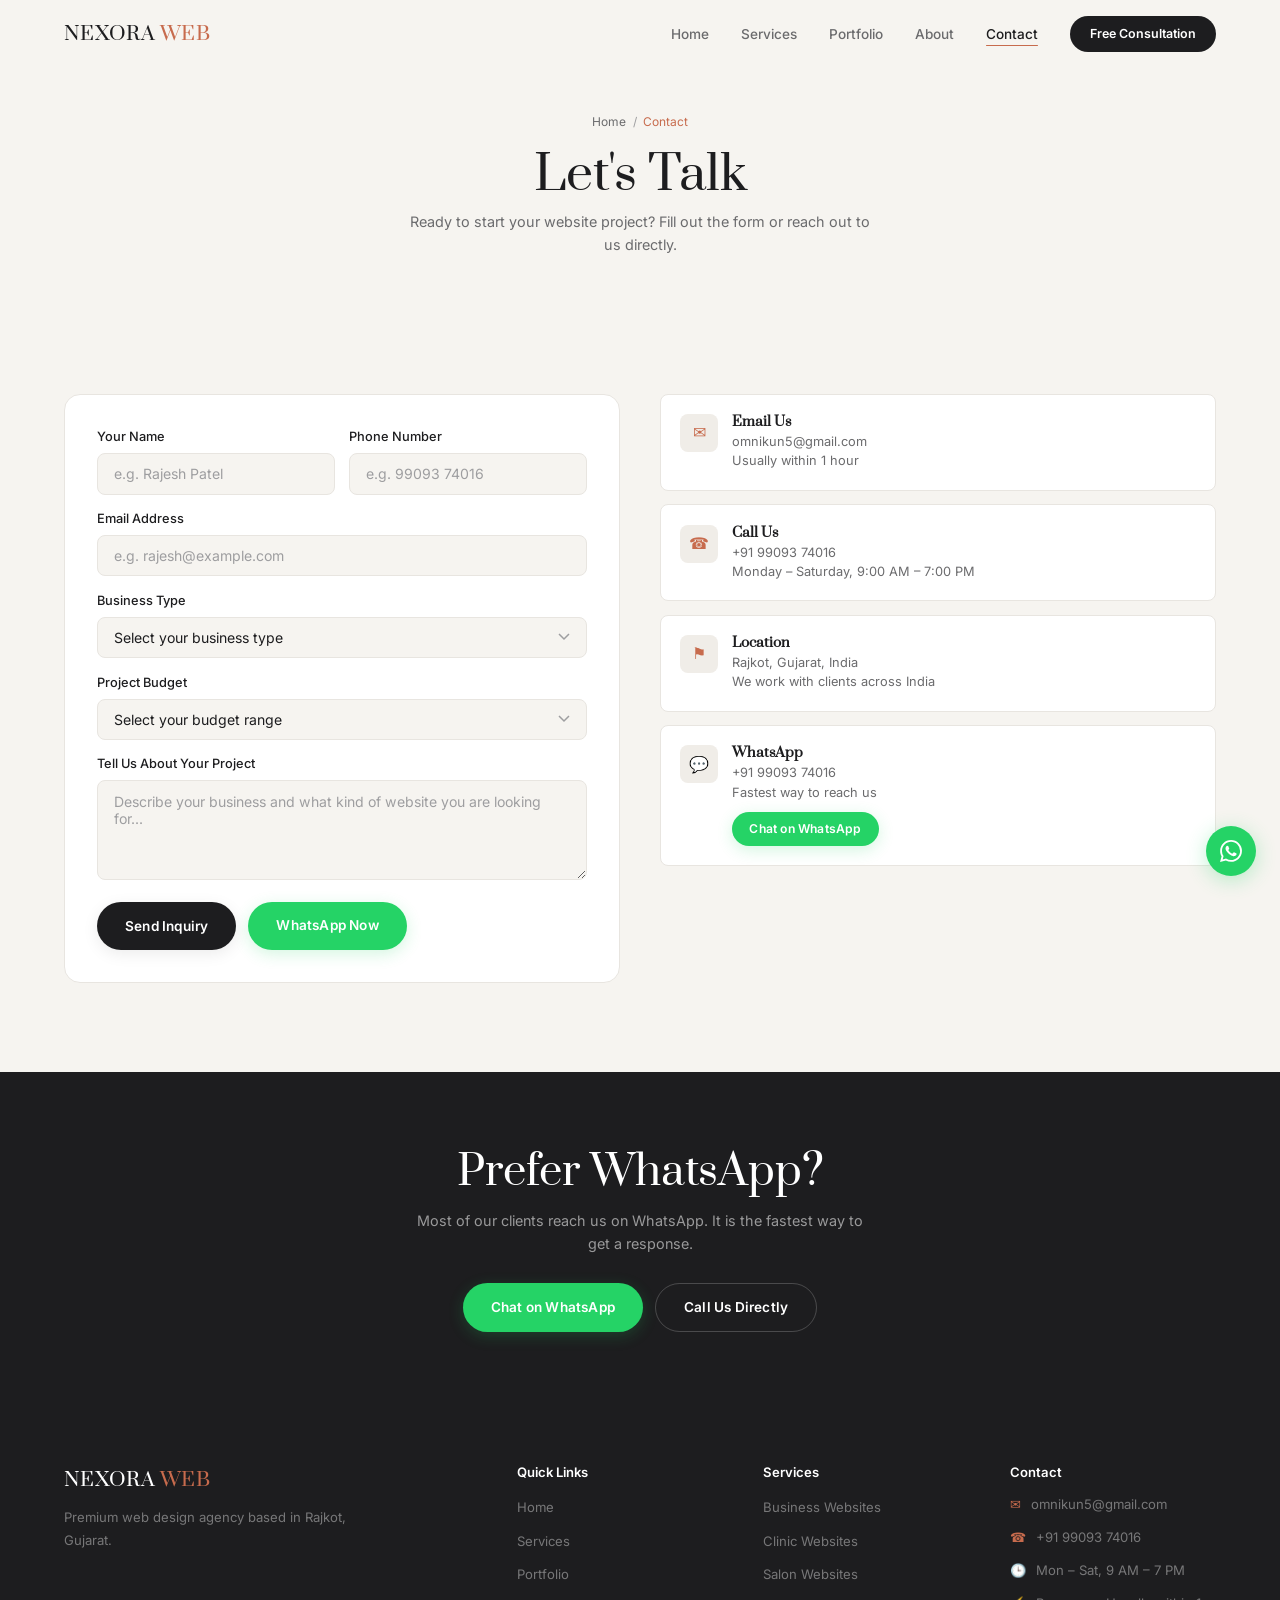
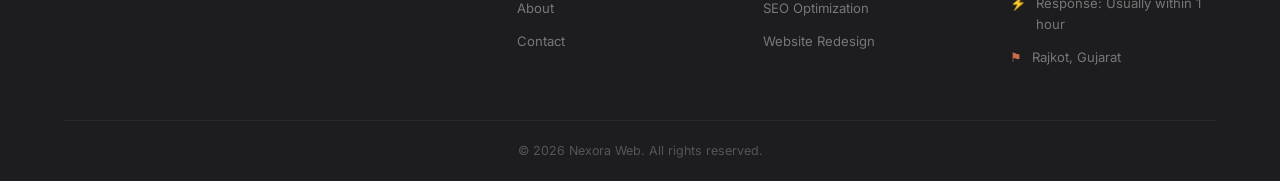
<file: contact.html>
<!DOCTYPE html>
<html lang="en">
<head>
<meta charset="UTF-8">
<meta name="viewport" content="width=device-width,initial-scale=1.0">
<title>Contact — Nexora Web | Get Your Premium Website</title>
<meta name="description" content="Contact Nexora Web for a free consultation. Premium websites for local businesses starting at ₹5,999. Based in Rajkot, Gujarat.">
<meta property="og:title" content="Contact — Nexora Web | Get Your Premium Website">
<meta property="og:description" content="Get in touch for a free consultation. Premium websites starting at ₹5,999.">
<meta property="og:url" content="https://nexoraweb.com/contact.html">
<link rel="canonical" href="https://nexoraweb.com/contact.html">
<link rel="stylesheet" href="css/style.css">
</head>
<body>

<div id="preloader">
  <div class="preloader-mark"></div>
  <div class="preloader-line"></div>
  <div class="preloader-brand">NEXORA <span>WEB</span></div>
  <div class="preloader-tag">Crafting digital experiences</div>
</div>

<nav class="navbar" role="navigation" aria-label="Main navigation">
  <div class="container">
    <a href="index.html" class="nav-brand">NEXORA <span>WEB</span></a>
    <ul class="nav-links">
      <li><a href="index.html">Home</a></li>
      <li><a href="services.html">Services</a></li>
      <li><a href="portfolio.html">Portfolio</a></li>
      <li><a href="about.html">About</a></li>
      <li><a href="contact.html" class="active">Contact</a></li>
      <li><a href="contact.html" class="nav-cta">Free Consultation</a></li>
    </ul>
    <button class="hamburger" aria-label="Toggle menu" type="button"><span></span><span></span><span></span></button>
  </div>
</nav>

<header class="page-header">
  <div class="container">
    <nav class="breadcrumb" aria-label="Breadcrumb"><a href="index.html">Home</a><span>/</span><span class="current">Contact</span></nav>
    <h1>Let's Talk</h1>
    <p>Ready to start your website project? Fill out the form or reach out to us directly.</p>
  </div>
</header>

<section class="section-padding">
  <div class="container">
    <div class="contact-grid">
      <div class="contact-form-wrap reveal">
        <form id="contactForm" novalidate>
          <div class="form-row">
            <div class="form-group">
              <label for="name">Your Name</label>
              <input type="text" id="name" name="name" placeholder="e.g. Rajesh Patel" required>
            </div>
            <div class="form-group">
              <label for="phone">Phone Number</label>
              <input type="tel" id="phone" name="phone" placeholder="e.g. 99093 74016" required>
            </div>
          </div>
          <div class="form-group">
            <label for="email">Email Address</label>
            <input type="email" id="email" name="email" placeholder="e.g. rajesh@example.com" required>
          </div>
          <div class="form-group">
            <label for="business">Business Type</label>
            <select id="business" name="business" required>
              <option value="" disabled selected>Select your business type</option>
              <option value="clinic">Dental / Medical Clinic</option>
              <option value="coaching">Coaching Institute</option>
              <option value="salon">Salon / Spa</option>
              <option value="gym">Gym / Fitness Center</option>
              <option value="restaurant">Restaurant / Cafe</option>
              <option value="realestate">Real Estate</option>
              <option value="school">School / College</option>
              <option value="ecommerce">E-Commerce / Retail</option>
              <option value="startup">Startup</option>
              <option value="other">Other Business</option>
            </select>
          </div>
          <div class="form-group">
            <label for="budget">Project Budget</label>
            <select id="budget" name="budget">
              <option value="" disabled selected>Select your budget range</option>
              <option value="5000-10000">₹5,000 – ₹10,000</option>
              <option value="10000-15000">₹10,000 – ₹15,000</option>
              <option value="15000-25000">₹15,000 – ₹25,000</option>
              <option value="25000+">₹25,000+</option>
              <option value="notsure">Not sure yet</option>
            </select>
          </div>
          <div class="form-group">
            <label for="message">Tell Us About Your Project</label>
            <textarea id="message" name="message" placeholder="Describe your business and what kind of website you are looking for..." required></textarea>
          </div>
          <div class="form-actions">
            <button type="submit" class="btn btn-primary">Send Inquiry</button>
            <a href="https://wa.me/919909374016?text=Hello%20Nexora%20Web%2C%20I%20would%20like%20a%20website%20for%20my%20business.%20Please%20share%20details." target="_blank" rel="noopener" class="btn btn-whatsapp whatsapp-btn">WhatsApp Now</a>
          </div>
        </form>
      </div>
      <div class="contact-info-grid">
        <div class="contact-info-card reveal reveal-delay-1">
          <div class="contact-icon">&#9993;</div>
          <div><h4>Email Us</h4><p>omnikun5@gmail.com<br>Usually within 1 hour</p></div>
        </div>
        <div class="contact-info-card reveal reveal-delay-2">
          <div class="contact-icon">&#9742;</div>
          <div><h4>Call Us</h4><p>+91 99093 74016<br>Monday – Saturday, 9:00 AM – 7:00 PM</p></div>
        </div>
        <div class="contact-info-card reveal reveal-delay-3">
          <div class="contact-icon">&#9873;</div>
          <div><h4>Location</h4><p>Rajkot, Gujarat, India<br>We work with clients across India</p></div>
        </div>
        <div class="contact-info-card reveal reveal-delay-4">
          <div class="contact-icon">&#128172;</div>
          <div><h4>WhatsApp</h4><p>+91 99093 74016<br>Fastest way to reach us</p>
          <a href="https://wa.me/919909374016?text=Hello%20Nexora%20Web%2C%20I%20would%20like%20a%20website%20for%20my%20business.%20Please%20share%20details." target="_blank" rel="noopener" class="btn btn-sm btn-whatsapp whatsapp-btn" style="margin-top:0.65rem">Chat on WhatsApp</a></div>
        </div>
      </div>
    </div>
  </div>
</section>

<section class="cta-section">
  <div class="container">
    <div class="reveal">
      <h2>Prefer WhatsApp?</h2>
      <p>Most of our clients reach us on WhatsApp. It is the fastest way to get a response.</p>
      <div class="cta-actions">
        <a href="https://wa.me/919909374016?text=Hello%20Nexora%20Web%2C%20I%20would%20like%20a%20website%20for%20my%20business.%20Please%20share%20details." target="_blank" rel="noopener" class="btn btn-whatsapp">Chat on WhatsApp</a>
        <a href="tel:+919909374016" class="btn btn-outline" style="color:#fff;border-color:rgba(255,255,255,0.2)">Call Us Directly</a>
      </div>
    </div>
  </div>
</section>

<footer class="footer">
  <div class="container">
    <div class="footer-grid">
      <div class="footer-brand"><a href="index.html" class="nav-brand">NEXORA <span>WEB</span></a><p>Premium web design agency based in Rajkot, Gujarat.</p></div>
      <div><h4>Quick Links</h4><ul class="footer-links"><li><a href="index.html">Home</a></li><li><a href="services.html">Services</a></li><li><a href="portfolio.html">Portfolio</a></li><li><a href="about.html">About</a></li><li><a href="contact.html">Contact</a></li></ul></div>
      <div><h4>Services</h4><ul class="footer-links"><li><a href="services.html">Business Websites</a></li><li><a href="services.html">Clinic Websites</a></li><li><a href="services.html">Salon Websites</a></li><li><a href="services.html">SEO Optimization</a></li><li><a href="services.html">Website Redesign</a></li></ul></div>
      <div><h4>Contact</h4><ul class="footer-contact"><li><span class="fc-icon">&#9993;</span><span>omnikun5@gmail.com</span></li><li><span class="fc-icon">&#9742;</span><span>+91 99093 74016</span></li><li><span class="fc-icon">&#128338;</span><span>Mon – Sat, 9 AM – 7 PM</span></li><li><span class="fc-icon">&#9889;</span><span>Response: Usually within 1 hour</span></li><li><span class="fc-icon">&#9873;</span><span>Rajkot, Gujarat</span></li></ul></div>
    </div>
    <div class="footer-bottom"><p>&copy; 2026 Nexora Web. All rights reserved.</p></div>
  </div>
</footer>

<a href="#" class="whatsapp-float" aria-label="Chat on WhatsApp">
  <svg width="22" height="22" viewBox="0 0 24 24" fill="currentColor"><path d="M17.472 14.382c-.297-.149-1.758-.867-2.03-.967-.273-.099-.471-.148-.67.15-.197.297-.767.966-.94 1.164-.173.199-.347.223-.644.075-.297-.15-1.255-.463-2.39-1.475-.883-.788-1.48-1.761-1.653-2.059-.173-.297-.018-.458.13-.606.134-.133.298-.347.446-.52.149-.174.198-.298.298-.497.099-.198.05-.371-.025-.52-.075-.149-.669-1.612-.916-2.207-.242-.579-.487-.5-.669-.51-.173-.008-.371-.01-.57-.01-.198 0-.52.074-.792.372-.272.297-1.04 1.016-1.04 2.479 0 1.462 1.065 2.875 1.213 3.074.149.198 2.096 3.2 5.077 4.487.709.306 1.262.489 1.694.625.712.227 1.36.195 1.871.118.571-.085 1.758-.719 2.006-1.413.248-.694.248-1.289.173-1.413-.074-.124-.272-.198-.57-.347m-5.421 7.403h-.004a9.87 9.87 0 01-5.031-1.378l-.361-.214-3.741.982.998-3.648-.235-.374a9.86 9.86 0 01-1.51-5.26c.001-5.45 4.436-9.884 9.888-9.884 2.64 0 5.122 1.03 6.988 2.898a9.825 9.825 0 012.893 6.994c-.003 5.45-4.437 9.884-9.885 9.884m8.413-18.297A11.815 11.815 0 0012.05 0C5.495 0 .16 5.335.157 11.892c0 2.096.547 4.142 1.588 5.945L.057 24l6.305-1.654a11.882 11.882 0 005.683 1.448h.005c6.554 0 11.89-5.335 11.893-11.893a11.821 11.821 0 00-3.48-8.413z"/></svg>
</a>

<script src="js/script.js"></script>
</body>
</html>
</file>
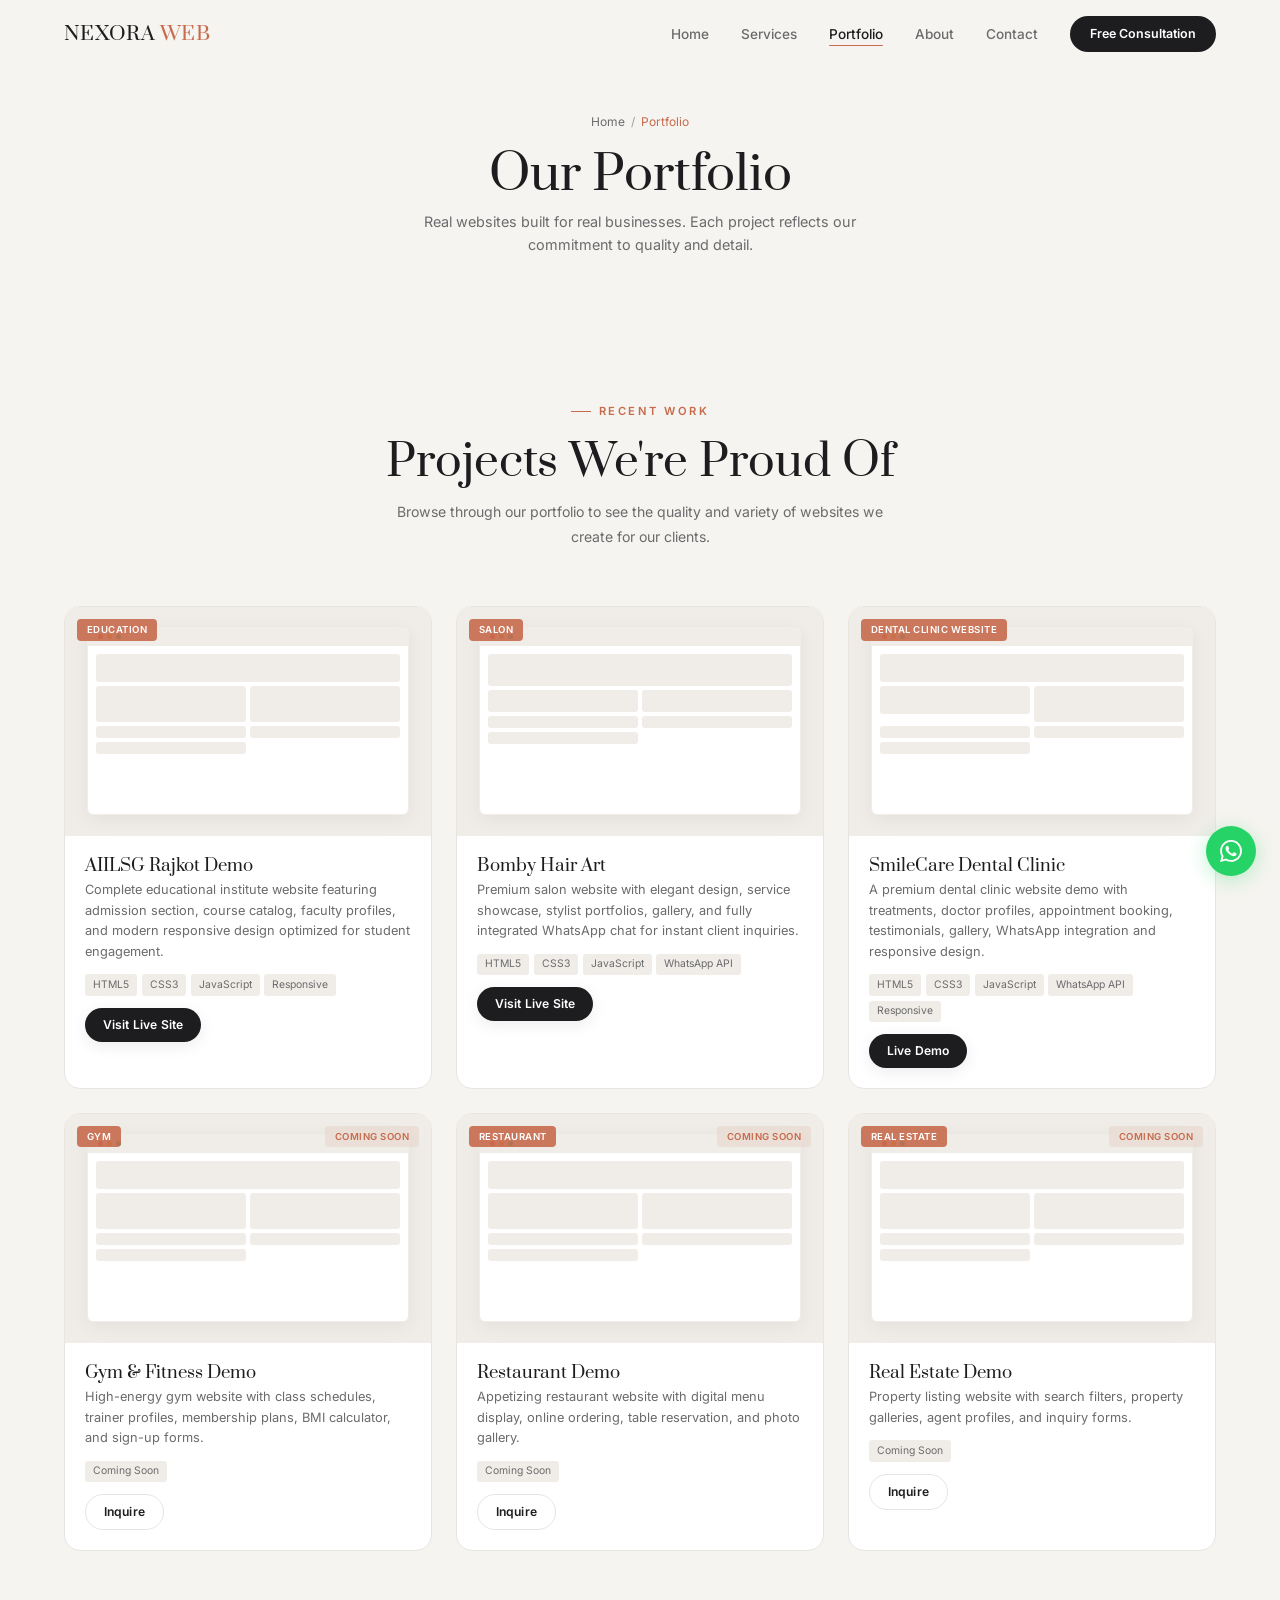
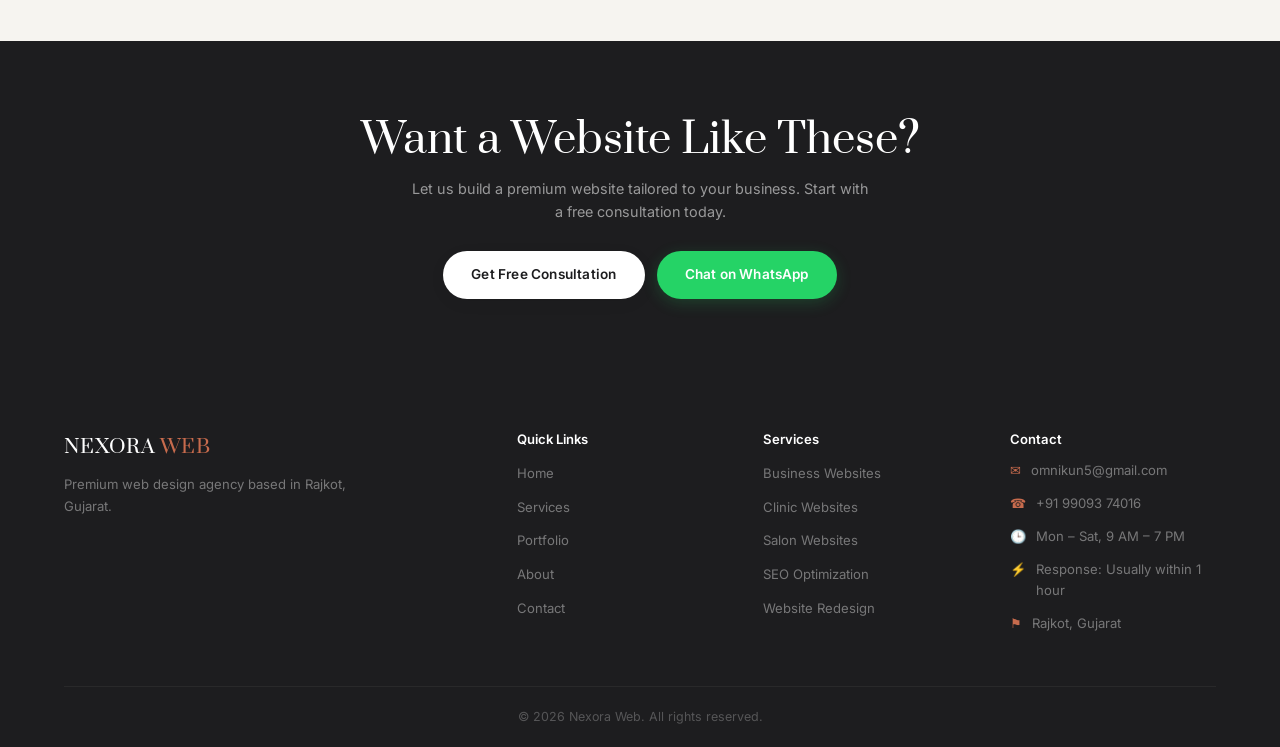
<file: portfolio.html>
<!DOCTYPE html>
<html lang="en">
<head>
<meta charset="UTF-8">
<meta name="viewport" content="width=device-width,initial-scale=1.0">
<title>Portfolio — Nexora Web | Our Recent Website Projects</title>
<meta name="description" content="View Nexora Web's portfolio of premium websites built for businesses across education, salon, dental, gym, restaurant, and real estate industries.">
<meta property="og:title" content="Portfolio — Nexora Web | Our Recent Work">
<meta property="og:description" content="See the premium websites we have created for businesses across different industries.">
<meta property="og:url" content="https://nexoraweb.com/portfolio.html">
<link rel="canonical" href="https://nexoraweb.com/portfolio.html">
<link rel="stylesheet" href="css/style.css">
</head>
<body>

<div id="preloader">
  <div class="preloader-mark"></div>
  <div class="preloader-line"></div>
  <div class="preloader-brand">NEXORA <span>WEB</span></div>
  <div class="preloader-tag">Crafting digital experiences</div>
</div>

<nav class="navbar" role="navigation" aria-label="Main navigation">
  <div class="container">
    <a href="index.html" class="nav-brand">NEXORA <span>WEB</span></a>
    <ul class="nav-links">
      <li><a href="index.html">Home</a></li>
      <li><a href="services.html">Services</a></li>
      <li><a href="portfolio.html" class="active">Portfolio</a></li>
      <li><a href="about.html">About</a></li>
      <li><a href="contact.html">Contact</a></li>
      <li><a href="contact.html" class="nav-cta">Free Consultation</a></li>
    </ul>
    <button class="hamburger" aria-label="Toggle menu" type="button"><span></span><span></span><span></span></button>
  </div>
</nav>

<header class="page-header">
  <div class="container">
    <nav class="breadcrumb" aria-label="Breadcrumb"><a href="index.html">Home</a><span>/</span><span class="current">Portfolio</span></nav>
    <h1>Our Portfolio</h1>
    <p>Real websites built for real businesses. Each project reflects our commitment to quality and detail.</p>
  </div>
</header>

<section class="section-padding">
  <div class="container">
    <div class="section-header reveal">
      <span class="section-label">Recent Work</span>
      <h2 class="section-title">Projects We're Proud Of</h2>
      <p class="section-subtitle">Browse through our portfolio to see the quality and variety of websites we create for our clients.</p>
    </div>
    <div class="portfolio-grid">
      <div class="portfolio-card reveal reveal-delay-1">
        <div class="portfolio-image">
          <div class="p-device">
            <div class="p-device-bar"><span style="background:#ef4444"></span><span style="background:#f59e0b"></span><span style="background:#10b981"></span></div>
            <div class="p-device-body">
              <div class="pd-block"></div><div class="pd-block"></div><div class="pd-block"></div>
              <div class="pd-block"></div><div class="pd-block"></div><div class="pd-block"></div>
            </div>
          </div>
          <span class="portfolio-category">Education</span>
        </div>
        <div class="portfolio-info">
          <h3>AIILSG Rajkot Demo</h3>
          <p>Complete educational institute website featuring admission section, course catalog, faculty profiles, and modern responsive design optimized for student engagement.</p>
          <div class="portfolio-tags"><span class="portfolio-tag">HTML5</span><span class="portfolio-tag">CSS3</span><span class="portfolio-tag">JavaScript</span><span class="portfolio-tag">Responsive</span></div>
          <a href="https://obito-kun00.github.io/aiilsg-rajkot-demo/" target="_blank" rel="noopener" class="btn btn-sm btn-primary">Visit Live Site</a>
        </div>
      </div>
      <div class="portfolio-card reveal reveal-delay-2">
        <div class="portfolio-image">
          <div class="p-device">
            <div class="p-device-bar"><span style="background:#ef4444"></span><span style="background:#f59e0b"></span><span style="background:#10b981"></span></div>
            <div class="p-device-body">
              <div class="pd-block" style="height:32px"></div>
              <div class="pd-block" style="height:22px"></div><div class="pd-block" style="height:22px"></div>
              <div class="pd-block"></div><div class="pd-block"></div><div class="pd-block"></div>
            </div>
          </div>
          <span class="portfolio-category">Salon</span>
        </div>
        <div class="portfolio-info">
          <h3>Bomby Hair Art</h3>
          <p>Premium salon website with elegant design, service showcase, stylist portfolios, gallery, and fully integrated WhatsApp chat for instant client inquiries.</p>
          <div class="portfolio-tags"><span class="portfolio-tag">HTML5</span><span class="portfolio-tag">CSS3</span><span class="portfolio-tag">JavaScript</span><span class="portfolio-tag">WhatsApp API</span></div>
          <a href="https://bomby-hair-art.onrender.com/" target="_blank" rel="noopener" class="btn btn-sm btn-primary">Visit Live Site</a>
        </div>
      </div>
      <div class="portfolio-card reveal reveal-delay-3">
        <div class="portfolio-image">
          <div class="p-device">
            <div class="p-device-bar"><span style="background:#ef4444"></span><span style="background:#f59e0b"></span><span style="background:#10b981"></span></div>
            <div class="p-device-body">
              <div class="pd-block" style="height:28px"></div><div class="pd-block" style="height:28px"></div>
              <div class="pd-block"></div><div class="pd-block"></div><div class="pd-block"></div><div class="pd-block"></div>
            </div>
          </div>
          <span class="portfolio-category">Dental Clinic Website</span>
        </div>
        <div class="portfolio-info">
          <h3>SmileCare Dental Clinic</h3>
          <p>A premium dental clinic website demo with treatments, doctor profiles, appointment booking, testimonials, gallery, WhatsApp integration and responsive design.</p>
          <div class="portfolio-tags"><span class="portfolio-tag">HTML5</span><span class="portfolio-tag">CSS3</span><span class="portfolio-tag">JavaScript</span><span class="portfolio-tag">WhatsApp API</span><span class="portfolio-tag">Responsive</span></div>
          <a href="https://obito-kun00.github.io/smilecare-dental/" target="_blank" rel="noopener" class="btn btn-sm btn-primary">Live Demo</a>
        </div>
      </div>
      <div class="portfolio-card reveal reveal-delay-1">
        <div class="portfolio-image">
          <div class="p-device">
            <div class="p-device-bar"><span style="background:#ef4444"></span><span style="background:#f59e0b"></span><span style="background:#10b981"></span></div>
            <div class="p-device-body"><div class="pd-block"></div><div class="pd-block"></div><div class="pd-block"></div><div class="pd-block"></div><div class="pd-block"></div><div class="pd-block"></div></div>
          </div>
          <span class="portfolio-category">Gym</span>
          <span class="portfolio-badge coming-soon">Coming Soon</span>
        </div>
        <div class="portfolio-info">
          <h3>Gym &amp; Fitness Demo</h3>
          <p>High-energy gym website with class schedules, trainer profiles, membership plans, BMI calculator, and sign-up forms.</p>
          <div class="portfolio-tags"><span class="portfolio-tag">Coming Soon</span></div>
          <a href="contact.html" class="btn btn-sm btn-outline">Inquire</a>
        </div>
      </div>
      <div class="portfolio-card reveal reveal-delay-2">
        <div class="portfolio-image">
          <div class="p-device">
            <div class="p-device-bar"><span style="background:#ef4444"></span><span style="background:#f59e0b"></span><span style="background:#10b981"></span></div>
            <div class="p-device-body"><div class="pd-block"></div><div class="pd-block"></div><div class="pd-block"></div><div class="pd-block"></div><div class="pd-block"></div><div class="pd-block"></div></div>
          </div>
          <span class="portfolio-category">Restaurant</span>
          <span class="portfolio-badge coming-soon">Coming Soon</span>
        </div>
        <div class="portfolio-info">
          <h3>Restaurant Demo</h3>
          <p>Appetizing restaurant website with digital menu display, online ordering, table reservation, and photo gallery.</p>
          <div class="portfolio-tags"><span class="portfolio-tag">Coming Soon</span></div>
          <a href="contact.html" class="btn btn-sm btn-outline">Inquire</a>
        </div>
      </div>
      <div class="portfolio-card reveal reveal-delay-3">
        <div class="portfolio-image">
          <div class="p-device">
            <div class="p-device-bar"><span style="background:#ef4444"></span><span style="background:#f59e0b"></span><span style="background:#10b981"></span></div>
            <div class="p-device-body"><div class="pd-block"></div><div class="pd-block"></div><div class="pd-block"></div><div class="pd-block"></div><div class="pd-block"></div><div class="pd-block"></div></div>
          </div>
          <span class="portfolio-category">Real Estate</span>
          <span class="portfolio-badge coming-soon">Coming Soon</span>
        </div>
        <div class="portfolio-info">
          <h3>Real Estate Demo</h3>
          <p>Property listing website with search filters, property galleries, agent profiles, and inquiry forms.</p>
          <div class="portfolio-tags"><span class="portfolio-tag">Coming Soon</span></div>
          <a href="contact.html" class="btn btn-sm btn-outline">Inquire</a>
        </div>
      </div>
    </div>
  </div>
</section>

<section class="cta-section">
  <div class="container">
    <div class="reveal">
      <h2>Want a Website Like These?</h2>
      <p>Let us build a premium website tailored to your business. Start with a free consultation today.</p>
      <div class="cta-actions">
        <a href="contact.html" class="btn btn-primary">Get Free Consultation</a>
        <a href="https://wa.me/919909374016?text=Hello%20Nexora%20Web%2C%20I%20would%20like%20a%20website%20for%20my%20business.%20Please%20share%20details." target="_blank" rel="noopener" class="btn btn-whatsapp">Chat on WhatsApp</a>
      </div>
    </div>
  </div>
</section>

<footer class="footer">
  <div class="container">
    <div class="footer-grid">
      <div class="footer-brand"><a href="index.html" class="nav-brand">NEXORA <span>WEB</span></a><p>Premium web design agency based in Rajkot, Gujarat.</p></div>
      <div><h4>Quick Links</h4><ul class="footer-links"><li><a href="index.html">Home</a></li><li><a href="services.html">Services</a></li><li><a href="portfolio.html">Portfolio</a></li><li><a href="about.html">About</a></li><li><a href="contact.html">Contact</a></li></ul></div>
      <div><h4>Services</h4><ul class="footer-links"><li><a href="services.html">Business Websites</a></li><li><a href="services.html">Clinic Websites</a></li><li><a href="services.html">Salon Websites</a></li><li><a href="services.html">SEO Optimization</a></li><li><a href="services.html">Website Redesign</a></li></ul></div>
      <div><h4>Contact</h4><ul class="footer-contact"><li><span class="fc-icon">&#9993;</span><span>omnikun5@gmail.com</span></li><li><span class="fc-icon">&#9742;</span><span>+91 99093 74016</span></li><li><span class="fc-icon">&#128338;</span><span>Mon – Sat, 9 AM – 7 PM</span></li><li><span class="fc-icon">&#9889;</span><span>Response: Usually within 1 hour</span></li><li><span class="fc-icon">&#9873;</span><span>Rajkot, Gujarat</span></li></ul></div>
    </div>
    <div class="footer-bottom"><p>&copy; 2026 Nexora Web. All rights reserved.</p></div>
  </div>
</footer>

<a href="#" class="whatsapp-float" aria-label="Chat on WhatsApp">
  <svg width="22" height="22" viewBox="0 0 24 24" fill="currentColor"><path d="M17.472 14.382c-.297-.149-1.758-.867-2.03-.967-.273-.099-.471-.148-.67.15-.197.297-.767.966-.94 1.164-.173.199-.347.223-.644.075-.297-.15-1.255-.463-2.39-1.475-.883-.788-1.48-1.761-1.653-2.059-.173-.297-.018-.458.13-.606.134-.133.298-.347.446-.52.149-.174.198-.298.298-.497.099-.198.05-.371-.025-.52-.075-.149-.669-1.612-.916-2.207-.242-.579-.487-.5-.669-.51-.173-.008-.371-.01-.57-.01-.198 0-.52.074-.792.372-.272.297-1.04 1.016-1.04 2.479 0 1.462 1.065 2.875 1.213 3.074.149.198 2.096 3.2 5.077 4.487.709.306 1.262.489 1.694.625.712.227 1.36.195 1.871.118.571-.085 1.758-.719 2.006-1.413.248-.694.248-1.289.173-1.413-.074-.124-.272-.198-.57-.347m-5.421 7.403h-.004a9.87 9.87 0 01-5.031-1.378l-.361-.214-3.741.982.998-3.648-.235-.374a9.86 9.86 0 01-1.51-5.26c.001-5.45 4.436-9.884 9.888-9.884 2.64 0 5.122 1.03 6.988 2.898a9.825 9.825 0 012.893 6.994c-.003 5.45-4.437 9.884-9.885 9.884m8.413-18.297A11.815 11.815 0 0012.05 0C5.495 0 .16 5.335.157 11.892c0 2.096.547 4.142 1.588 5.945L.057 24l6.305-1.654a11.882 11.882 0 005.683 1.448h.005c6.554 0 11.89-5.335 11.893-11.893a11.821 11.821 0 00-3.48-8.413z"/></svg>
</a>

<script src="js/script.js"></script>
</body>
</html>
</file>
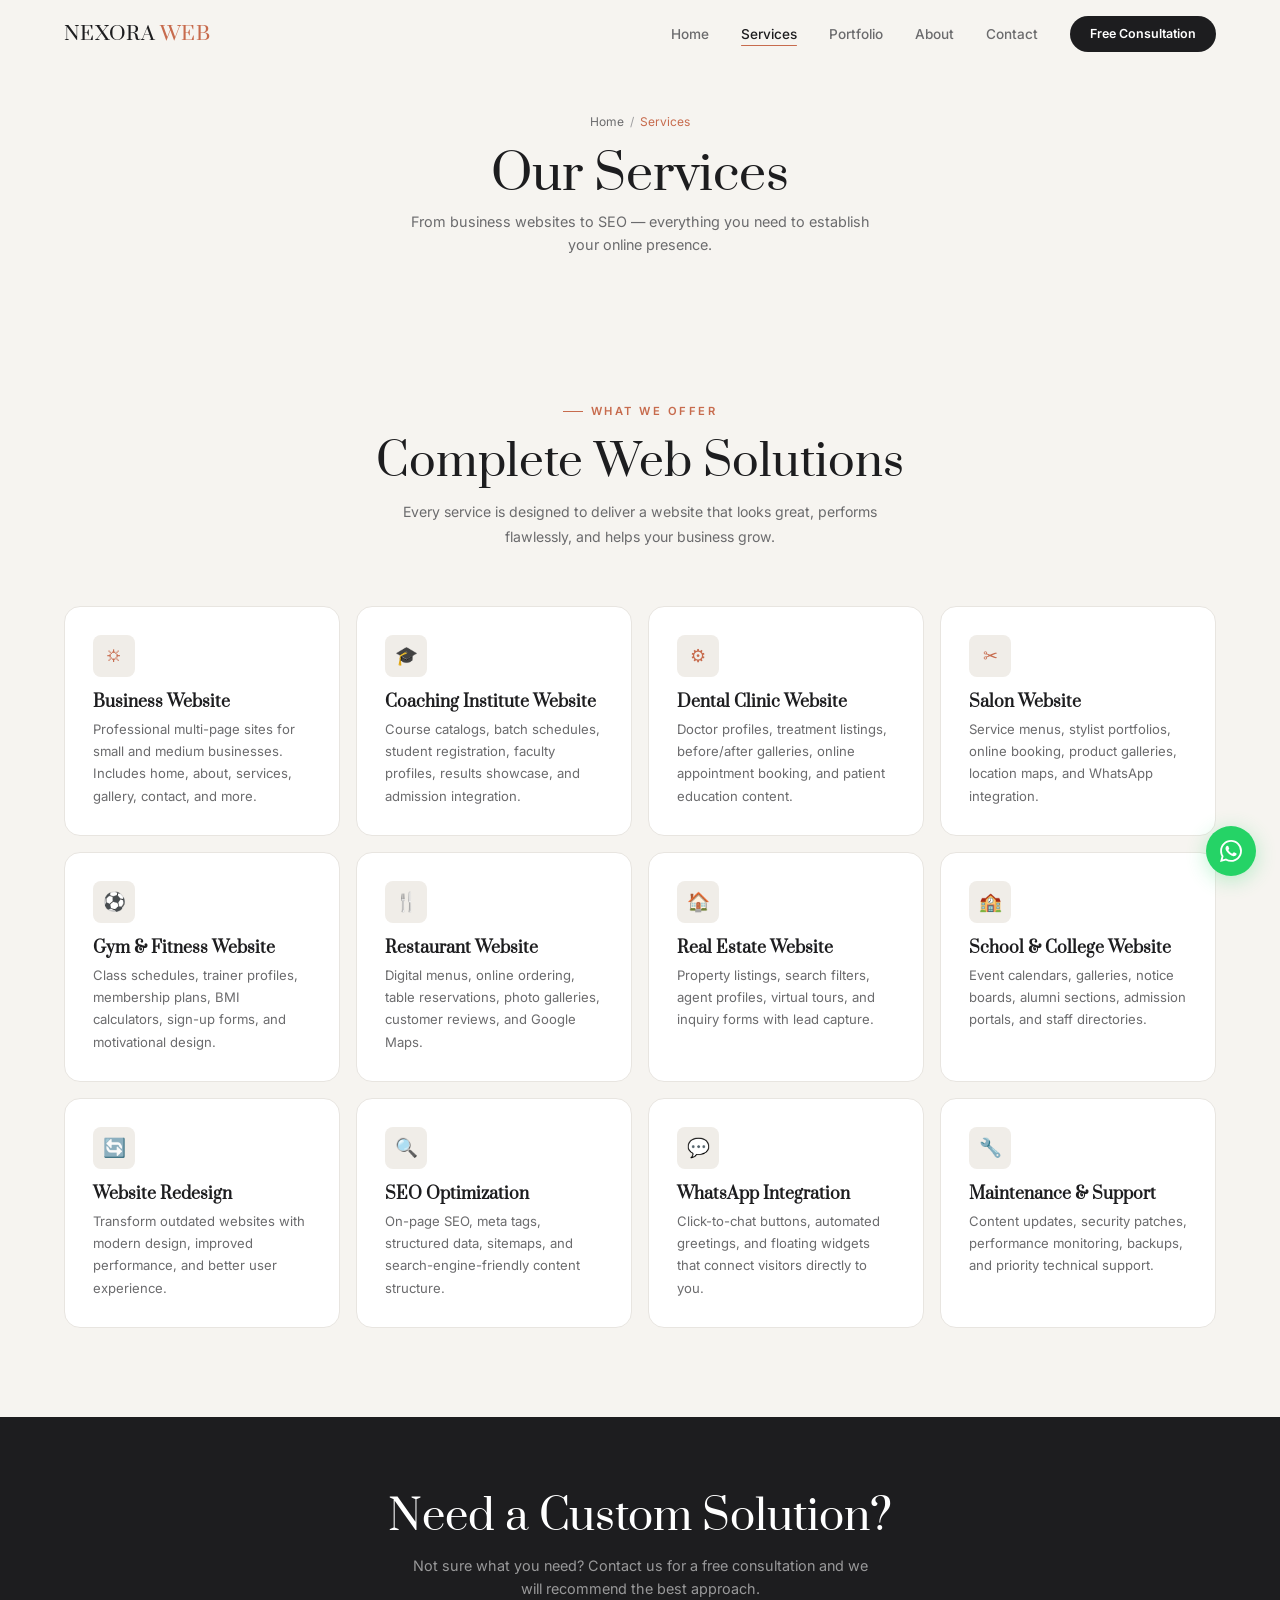
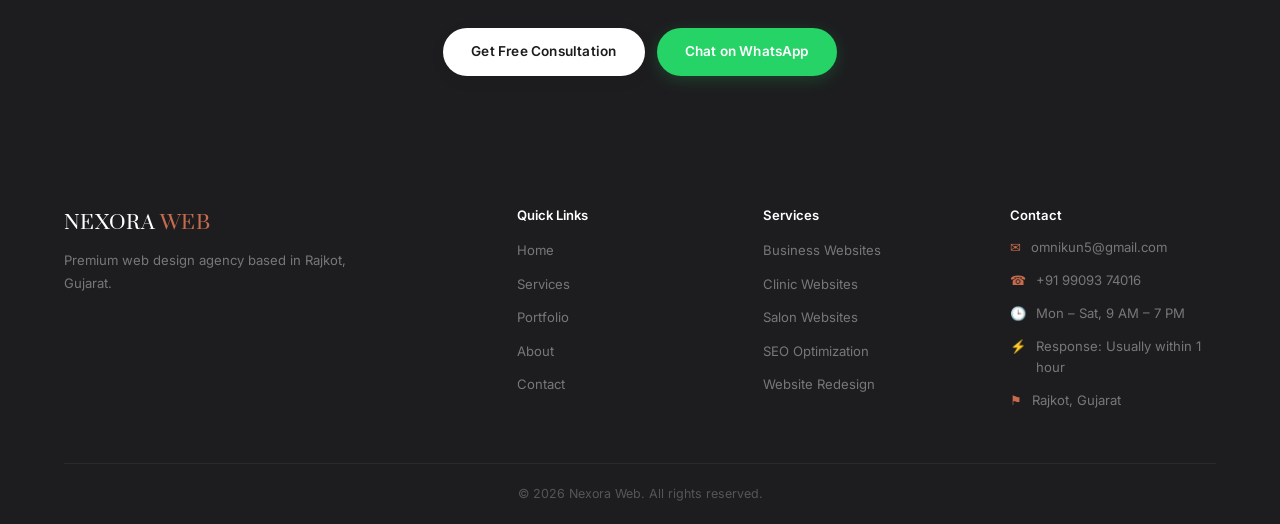
<file: services.html>
<!DOCTYPE html>
<html lang="en">
<head>
<meta charset="UTF-8">
<meta name="viewport" content="width=device-width,initial-scale=1.0">
<title>Services — Nexora Web | Premium Website Design Agency</title>
<meta name="description" content="Explore Nexora Web's web design services: business websites, clinic sites, salon sites, SEO, and more. Starting at ₹5,999.">
<meta property="og:title" content="Services — Nexora Web | Premium Website Design">
<meta property="og:description" content="Professional web design services for local businesses.">
<meta property="og:url" content="https://nexoraweb.com/services.html">
<link rel="canonical" href="https://nexoraweb.com/services.html">
<link rel="stylesheet" href="css/style.css">
</head>
<body>

<div id="preloader">
  <div class="preloader-mark"></div>
  <div class="preloader-line"></div>
  <div class="preloader-brand">NEXORA <span>WEB</span></div>
  <div class="preloader-tag">Crafting digital experiences</div>
</div>

<nav class="navbar" role="navigation" aria-label="Main navigation">
  <div class="container">
    <a href="index.html" class="nav-brand">NEXORA <span>WEB</span></a>
    <ul class="nav-links">
      <li><a href="index.html">Home</a></li>
      <li><a href="services.html" class="active">Services</a></li>
      <li><a href="portfolio.html">Portfolio</a></li>
      <li><a href="about.html">About</a></li>
      <li><a href="contact.html">Contact</a></li>
      <li><a href="contact.html" class="nav-cta">Free Consultation</a></li>
    </ul>
    <button class="hamburger" aria-label="Toggle menu" type="button"><span></span><span></span><span></span></button>
  </div>
</nav>

<header class="page-header">
  <div class="container">
    <nav class="breadcrumb" aria-label="Breadcrumb"><a href="index.html">Home</a><span>/</span><span class="current">Services</span></nav>
    <h1>Our Services</h1>
    <p>From business websites to SEO — everything you need to establish your online presence.</p>
  </div>
</header>

<section class="section-padding">
  <div class="container">
    <div class="section-header reveal">
      <span class="section-label">What We Offer</span>
      <h2 class="section-title">Complete Web Solutions</h2>
      <p class="section-subtitle">Every service is designed to deliver a website that looks great, performs flawlessly, and helps your business grow.</p>
    </div>
    <div class="services-grid">
      <div class="service-card reveal reveal-delay-1"><div class="service-icon">&#9965;</div><h3>Business Website</h3><p>Professional multi-page sites for small and medium businesses. Includes home, about, services, gallery, contact, and more.</p></div>
      <div class="service-card reveal reveal-delay-2"><div class="service-icon">&#127891;</div><h3>Coaching Institute Website</h3><p>Course catalogs, batch schedules, student registration, faculty profiles, results showcase, and admission integration.</p></div>
      <div class="service-card reveal reveal-delay-3"><div class="service-icon">&#9881;</div><h3>Dental Clinic Website</h3><p>Doctor profiles, treatment listings, before/after galleries, online appointment booking, and patient education content.</p></div>
      <div class="service-card reveal reveal-delay-4"><div class="service-icon">&#9986;</div><h3>Salon Website</h3><p>Service menus, stylist portfolios, online booking, product galleries, location maps, and WhatsApp integration.</p></div>
      <div class="service-card reveal reveal-delay-1"><div class="service-icon">&#9917;</div><h3>Gym &amp; Fitness Website</h3><p>Class schedules, trainer profiles, membership plans, BMI calculators, sign-up forms, and motivational design.</p></div>
      <div class="service-card reveal reveal-delay-2"><div class="service-icon">&#127860;</div><h3>Restaurant Website</h3><p>Digital menus, online ordering, table reservations, photo galleries, customer reviews, and Google Maps.</p></div>
      <div class="service-card reveal reveal-delay-3"><div class="service-icon">&#127968;</div><h3>Real Estate Website</h3><p>Property listings, search filters, agent profiles, virtual tours, and inquiry forms with lead capture.</p></div>
      <div class="service-card reveal reveal-delay-4"><div class="service-icon">&#127979;</div><h3>School &amp; College Website</h3><p>Event calendars, galleries, notice boards, alumni sections, admission portals, and staff directories.</p></div>
      <div class="service-card reveal reveal-delay-1"><div class="service-icon">&#128260;</div><h3>Website Redesign</h3><p>Transform outdated websites with modern design, improved performance, and better user experience.</p></div>
      <div class="service-card reveal reveal-delay-2"><div class="service-icon">&#128269;</div><h3>SEO Optimization</h3><p>On-page SEO, meta tags, structured data, sitemaps, and search-engine-friendly content structure.</p></div>
      <div class="service-card reveal reveal-delay-3"><div class="service-icon">&#128172;</div><h3>WhatsApp Integration</h3><p>Click-to-chat buttons, automated greetings, and floating widgets that connect visitors directly to you.</p></div>
      <div class="service-card reveal reveal-delay-4"><div class="service-icon">&#128295;</div><h3>Maintenance &amp; Support</h3><p>Content updates, security patches, performance monitoring, backups, and priority technical support.</p></div>
    </div>
  </div>
</section>

<section class="cta-section">
  <div class="container">
    <div class="reveal">
      <h2>Need a Custom Solution?</h2>
      <p>Not sure what you need? Contact us for a free consultation and we will recommend the best approach.</p>
      <div class="cta-actions">
        <a href="contact.html" class="btn btn-primary">Get Free Consultation</a>
        <a href="https://wa.me/919909374016?text=Hello%20Nexora%20Web%2C%20I%20would%20like%20a%20website%20for%20my%20business.%20Please%20share%20details." target="_blank" rel="noopener" class="btn btn-whatsapp">Chat on WhatsApp</a>
      </div>
    </div>
  </div>
</section>

<footer class="footer">
  <div class="container">
    <div class="footer-grid">
      <div class="footer-brand"><a href="index.html" class="nav-brand">NEXORA <span>WEB</span></a><p>Premium web design agency based in Rajkot, Gujarat.</p></div>
      <div><h4>Quick Links</h4><ul class="footer-links"><li><a href="index.html">Home</a></li><li><a href="services.html">Services</a></li><li><a href="portfolio.html">Portfolio</a></li><li><a href="about.html">About</a></li><li><a href="contact.html">Contact</a></li></ul></div>
      <div><h4>Services</h4><ul class="footer-links"><li><a href="services.html">Business Websites</a></li><li><a href="services.html">Clinic Websites</a></li><li><a href="services.html">Salon Websites</a></li><li><a href="services.html">SEO Optimization</a></li><li><a href="services.html">Website Redesign</a></li></ul></div>
      <div><h4>Contact</h4><ul class="footer-contact"><li><span class="fc-icon">&#9993;</span><span>omnikun5@gmail.com</span></li><li><span class="fc-icon">&#9742;</span><span>+91 99093 74016</span></li><li><span class="fc-icon">&#128338;</span><span>Mon – Sat, 9 AM – 7 PM</span></li><li><span class="fc-icon">&#9889;</span><span>Response: Usually within 1 hour</span></li><li><span class="fc-icon">&#9873;</span><span>Rajkot, Gujarat</span></li></ul></div>
    </div>
    <div class="footer-bottom"><p>&copy; 2026 Nexora Web. All rights reserved.</p></div>
  </div>
</footer>

<a href="#" class="whatsapp-float" aria-label="Chat on WhatsApp">
  <svg width="22" height="22" viewBox="0 0 24 24" fill="currentColor"><path d="M17.472 14.382c-.297-.149-1.758-.867-2.03-.967-.273-.099-.471-.148-.67.15-.197.297-.767.966-.94 1.164-.173.199-.347.223-.644.075-.297-.15-1.255-.463-2.39-1.475-.883-.788-1.48-1.761-1.653-2.059-.173-.297-.018-.458.13-.606.134-.133.298-.347.446-.52.149-.174.198-.298.298-.497.099-.198.05-.371-.025-.52-.075-.149-.669-1.612-.916-2.207-.242-.579-.487-.5-.669-.51-.173-.008-.371-.01-.57-.01-.198 0-.52.074-.792.372-.272.297-1.04 1.016-1.04 2.479 0 1.462 1.065 2.875 1.213 3.074.149.198 2.096 3.2 5.077 4.487.709.306 1.262.489 1.694.625.712.227 1.36.195 1.871.118.571-.085 1.758-.719 2.006-1.413.248-.694.248-1.289.173-1.413-.074-.124-.272-.198-.57-.347m-5.421 7.403h-.004a9.87 9.87 0 01-5.031-1.378l-.361-.214-3.741.982.998-3.648-.235-.374a9.86 9.86 0 01-1.51-5.26c.001-5.45 4.436-9.884 9.888-9.884 2.64 0 5.122 1.03 6.988 2.898a9.825 9.825 0 012.893 6.994c-.003 5.45-4.437 9.884-9.885 9.884m8.413-18.297A11.815 11.815 0 0012.05 0C5.495 0 .16 5.335.157 11.892c0 2.096.547 4.142 1.588 5.945L.057 24l6.305-1.654a11.882 11.882 0 005.683 1.448h.005c6.554 0 11.89-5.335 11.893-11.893a11.821 11.821 0 00-3.48-8.413z"/></svg>
</a>

<script src="js/script.js"></script>
</body>
</html>
</file>
<file: css/style.css>
/*============================================================================
  NEXORA WEB v3 — Premium Editorial Design System
  Warm + Minimal + Crafted
============================================================================*/

@import url('https://fonts.googleapis.com/css2?family=Prata&family=Inter:wght@300;400;500;600;700;800&display=swap');

/*----------  RESET  ----------*/
*,*::before,*::after{box-sizing:border-box;margin:0;padding:0}

html{scroll-behavior:smooth;width:100%;max-width:100%;overflow-x:hidden;font-size:16px}
body{width:100%;max-width:100%;overflow-x:hidden;font-family:'Inter',-apple-system,BlinkMacSystemFont,'Segoe UI',sans-serif;background:#f6f4f0;color:#1d1d1f;line-height:1.6;-webkit-font-smoothing:antialiased}
img{max-width:100%;height:auto;display:block}
a{text-decoration:none;color:inherit}
ul{list-style:none}

/*----------  SCROLLBAR  ----------*/
::-webkit-scrollbar{width:4px}
::-webkit-scrollbar-track{background:#f0ede8}
::-webkit-scrollbar-thumb{background:#c76b4d;border-radius:2px}
::-webkit-scrollbar-thumb:hover{background:#b85d40}

::selection{background:rgba(199,107,77,0.15);color:#1d1d1f}

/*----------  VARIABLES  ----------*/
:root{
  --bg:#f6f4f0;
  --bg-alt:#f0ede8;
  --surface:#ffffff;
  --text:#1d1d1f;
  --text-muted:#6b6b6d;
  --text-light:#9e9ea0;
  --accent:#c76b4d;
  --accent-dark:#b85d40;
  --accent-gradient:linear-gradient(135deg,#c76b4d,#e8927a);
  --accent-2:#3a7d6c;
  --accent-2-gradient:linear-gradient(135deg,#3a7d6c,#5ba38e);
  --border:#e8e5e0;
  --border-light:#f0ede8;
  --shadow-sm:0 2px 8px rgba(0,0,0,0.04);
  --shadow:0 4px 24px rgba(0,0,0,0.05);
  --shadow-lg:0 12px 48px rgba(0,0,0,0.07);
  --shadow-xl:0 24px 72px rgba(0,0,0,0.1);
  --radius:16px;
  --radius-sm:8px;
  --radius-xs:4px;
  --nav-height:72px;
}

/*----------  TYPOGRAPHY  ----------*/
h1,h2,h3,h4,h5,h6{font-family:'Prata',Georgia,serif;font-weight:400;color:var(--text);line-height:1.15}
.section-label{
  display:inline-flex;align-items:center;gap:0.5rem;
  font-size:0.7rem;font-weight:600;text-transform:uppercase;
  letter-spacing:2.5px;color:var(--accent);margin-bottom:1rem;
}
.section-label::before{content:'';width:1.25rem;height:1px;background:var(--accent)}
.section-title{font-size:clamp(1.65rem,3.5vw,2.75rem);margin-bottom:0.75rem}
.section-subtitle{font-size:clamp(0.88rem,1vw,1rem);color:var(--text-muted);max-width:520px;line-height:1.8}
.section-header{text-align:center;margin-bottom:3.5rem}
.section-header .section-subtitle{margin:0 auto}

/*----------  CONTAINER  ----------*/
.container{width:100%;max-width:1200px;margin:0 auto;padding:0 1.5rem}
.section-padding{padding:clamp(3.5rem,7vw,6.5rem) 0}

/*----------  PRELOADER v3 — Editorial  ----------*/
#preloader{
  position:fixed;top:0;left:0;width:100%;height:100%;
  background:var(--bg);z-index:99999;
  display:flex;flex-direction:column;align-items:center;justify-content:center;
  transition:opacity 0.6s ease,visibility 0.6s ease;
}
#preloader.hidden{opacity:0;visibility:hidden}
.preloader-mark{
  width:32px;height:32px;border-radius:50%;
  background:var(--accent-gradient);
  margin-bottom:1.5rem;
  animation:loaderMark 1.2s ease-in-out infinite;
}
@keyframes loaderMark{
  0%,100%{transform:scale(1);opacity:1}
  50%{transform:scale(0.8);opacity:0.6}
}
.preloader-line{
  width:120px;height:1px;background:var(--border);border-radius:1px;overflow:hidden;margin-bottom:1rem;
}
.preloader-line::after{
  content:'';display:block;width:40%;height:100%;
  background:var(--accent-gradient);
  animation:loaderLine 1.4s ease-in-out infinite;
  border-radius:1px;
}
@keyframes loaderLine{0%{transform:translateX(-100%)}100%{transform:translateX(350%)}}
.preloader-brand{font-family:'Prata',Georgia,serif;font-size:1.3rem;color:var(--text);letter-spacing:0.5px}
.preloader-brand span{color:var(--accent)}
.preloader-tag{font-size:0.75rem;color:var(--text-light);margin-top:0.25rem;letter-spacing:0.5px}

/*----------  NAV  — Glass  ----------*/
.navbar{
  position:fixed;top:0;left:0;width:100%;z-index:9999;
  padding:1rem 0;transition:all 0.4s ease;background:transparent;
}
.navbar.scrolled{
  background:rgba(246,244,240,0.85);
  backdrop-filter:blur(24px) saturate(1.2);
  -webkit-backdrop-filter:blur(24px) saturate(1.2);
  box-shadow:0 1px 3px rgba(0,0,0,0.03);
  padding:0.55rem 0;
}
.navbar .container{display:flex;align-items:center;justify-content:space-between}
.nav-brand{
  font-family:'Prata',Georgia,serif;font-size:1.2rem;
  color:var(--text);letter-spacing:0.3px;transition:color 0.3s;
}
.nav-brand:hover{color:var(--accent)}
.nav-brand span{color:var(--accent)}
.nav-links{display:flex;align-items:center;gap:2rem}
.nav-links a{
  font-size:0.85rem;font-weight:500;color:var(--text-muted);
  transition:color 0.3s;position:relative;
}
.nav-links a::after{
  content:'';position:absolute;bottom:-4px;left:0;
  width:0;height:1.5px;background:var(--accent);border-radius:2px;transition:width 0.35s ease;
}
.nav-links a:hover{color:var(--text)}
.nav-links a:hover::after{width:100%}
.nav-links a.active{color:var(--text)}
.nav-links a.active::after{width:100%}
.nav-cta{
  display:inline-flex;align-items:center;gap:0.35rem;
  padding:0.5rem 1.25rem;
  background:var(--text);color:#fff!important;border-radius:50px;
  font-size:0.78rem!important;font-weight:600!important;
  transition:all 0.3s;cursor:pointer;border:none;
}
.nav-cta:hover{
  background:var(--accent)!important;color:#fff!important;
  transform:translateY(-1px);box-shadow:0 4px 16px rgba(199,107,77,0.2);
}
.nav-cta::after{display:none!important}

.hamburger{
  display:none;flex-direction:column;gap:5px;
  cursor:pointer;padding:0.25rem;background:none;border:none;z-index:10000;
}
.hamburger span{
  display:block;width:22px;height:1.5px;background:var(--text);border-radius:2px;transition:all 0.3s;
}
.hamburger.active span:nth-child(1){transform:rotate(45deg) translate(4px,4px)}
.hamburger.active span:nth-child(2){opacity:0}
.hamburger.active span:nth-child(3){transform:rotate(-45deg) translate(4px,-4px)}

/*----------  BUTTONS  ----------*/
.btn{
  display:inline-flex;align-items:center;gap:0.5rem;
  padding:0.8rem 1.75rem;font-size:0.85rem;font-weight:600;
  font-family:'Inter',sans-serif;border:none;border-radius:50px;
  cursor:pointer;transition:all 0.35s ease;letter-spacing:0.2px;
}
.btn-primary{
  background:var(--text);color:#fff;
  box-shadow:0 4px 16px rgba(0,0,0,0.08);
}
.btn-primary:hover{
  background:var(--accent);transform:translateY(-2px);
  box-shadow:0 8px 28px rgba(199,107,77,0.25);
}
.btn-outline{
  background:transparent;color:var(--text);
  border:1.5px solid var(--border);
}
.btn-outline:hover{border-color:var(--accent);color:var(--accent);transform:translateY(-2px)}
.btn-ghost{
  background:rgba(199,107,77,0.06);color:var(--accent);
}
.btn-ghost:hover{background:rgba(199,107,77,0.12);transform:translateY(-2px)}
.btn-whatsapp{background:#25D366;color:#fff;box-shadow:0 4px 16px rgba(37,211,102,0.2)}
.btn-whatsapp:hover{background:#1da851;transform:translateY(-2px);box-shadow:0 8px 28px rgba(37,211,102,0.3)}
.btn-sm{padding:0.45rem 1.1rem;font-size:0.76rem}
.btn-lg{padding:1rem 2.25rem;font-size:0.9rem}
.cta-section .btn-primary{background:#fff;color:var(--text);box-shadow:0 4px 16px rgba(0,0,0,0.06)}
.cta-section .btn-primary:hover{background:#fff;color:var(--accent);transform:translateY(-2px)}

/*----------  HERO v3 — 3D Scene  ----------*/
.hero{
  min-height:100vh;display:flex;align-items:center;
  position:relative;overflow:hidden;padding-top:var(--nav-height);
  background:var(--bg);
}
.hero .container{
  display:grid;grid-template-columns:1.1fr 0.9fr;gap:2.5rem;align-items:center;
  position:relative;z-index:2;
}

/* Left side */
.hero-badge{
  display:inline-flex;align-items:center;gap:0.5rem;
  padding:0.3rem 0.9rem;background:rgba(199,107,77,0.06);
  border:1px solid rgba(199,107,77,0.1);border-radius:50px;
  font-size:0.7rem;font-weight:500;color:var(--accent);margin-bottom:1.25rem;
}
.hero-badge-dot{width:5px;height:5px;background:var(--accent);border-radius:50%;animation:heroDot 2s ease-in-out infinite}
@keyframes heroDot{0%,100%{opacity:1}50%{opacity:0.2}}
.hero h1{
  font-size:clamp(2rem,4.5vw,3.8rem);font-weight:400;
  line-height:1.08;margin-bottom:1rem;color:var(--text);
}
.hero h1 .highlight{color:var(--accent)}
.hero p{
  font-size:clamp(0.9rem,1.1vw,1.1rem);
  color:var(--text-muted);line-height:1.8;margin-bottom:1.75rem;max-width:480px;
}
.hero-actions{display:flex;gap:0.75rem;flex-wrap:wrap;margin-bottom:2.25rem}
.hero-trust{display:flex;flex-wrap:wrap;gap:1rem}
.hero-trust-item{
  display:flex;align-items:center;gap:0.35rem;
  font-size:0.78rem;color:var(--text-muted);
  padding:0.3rem 0.8rem;background:rgba(255,255,255,0.5);
  border-radius:50px;border:1px solid var(--border-light);
}

/* 3D Scene */
.hero-scene{
  position:relative;display:flex;align-items:center;justify-content:center;
  min-height:420px;perspective:1000px;
}
.hero-scene-inner{
  width:100%;max-width:500px;aspect-ratio:1/0.9;
  position:relative;transform-style:preserve-3d;
  animation:sceneFloat 7s ease-in-out infinite;
}
@keyframes sceneFloat{0%,100%{transform:translateY(0)}50%{transform:translateY(-8px)}}
.hero-scene-glow{
  position:absolute;width:320px;height:320px;border-radius:50%;
  background:radial-gradient(circle,rgba(199,107,77,0.1),transparent 70%);
  top:50%;left:50%;transform:translate(-50%,-50%);z-index:0;
  animation:glowPulse 5s ease-in-out infinite;
}
@keyframes glowPulse{0%,100%{transform:translate(-50%,-50%) scale(1);opacity:0.5}50%{transform:translate(-50%,-50%) scale(1.3);opacity:1}}

/* Laptop mockup */
.mockup-laptop{
  position:absolute;inset:5% 6% auto 6%;height:68%;
  background:var(--surface);border-radius:var(--radius-sm);
  box-shadow:var(--shadow-lg);overflow:hidden;
  transform:translateZ(0);border:1px solid var(--border-light);
}
.mockup-laptop .ml-bar{
  display:flex;align-items:center;gap:6px;
  padding:10px 14px;background:var(--bg-alt);border-bottom:1px solid var(--border-light);
}
.ml-dot{width:8px;height:8px;border-radius:50%}
.ml-dot:nth-child(1){background:#ef4444}
.ml-dot:nth-child(2){background:#f59e0b}
.ml-dot:nth-child(3){background:#10b981}
.ml-url{margin-left:auto;font-size:0.6rem;color:var(--text-light);background:var(--surface);padding:2px 10px;border-radius:4px;border:1px solid var(--border)}
.ml-content{padding:12px;display:grid;grid-template-columns:1fr 1fr;gap:6px;height:calc(100% - 36px)}
.ml-content .ml-block{background:var(--bg-alt);border-radius:4px;height:14px}
.ml-content .ml-block:nth-child(1){height:36px;grid-column:1/-1}
.ml-content .ml-block:nth-child(2){height:48px}
.ml-content .ml-block:nth-child(3){height:48px}
.ml-content .ml-block:nth-child(4){height:24px}
.ml-content .ml-block:nth-child(5){height:24px}
.ml-content .ml-block:nth-child(6){grid-column:1/-1;height:20px;width:60%;background:var(--accent);opacity:0.15;border-radius:4px}

/* Floating cards */
.scene-card{
  position:absolute;background:rgba(255,255,255,0.8);
  backdrop-filter:blur(16px);-webkit-backdrop-filter:blur(16px);
  border:1px solid rgba(255,255,255,0.4);
  border-radius:var(--radius-sm);padding:10px 14px;
  display:flex;align-items:center;gap:10px;
  box-shadow:0 8px 32px rgba(0,0,0,0.06);
  backface-visibility:hidden;
}
.sc-card-icon{
  width:34px;height:34px;border-radius:8px;
  display:flex;align-items:center;justify-content:center;flex-shrink:0;
  font-size:0.95rem;
}
.sc-card-text{font-size:0.68rem;color:var(--text-muted);line-height:1.2}
.sc-card-text strong{display:block;font-size:0.82rem;color:var(--text);font-weight:600}

.sc-analytics{top:2%;right:2%;transform:translateZ(65px);animation:cardBob 5.5s ease-in-out infinite}
.sc-analytics .sc-card-icon{background:var(--accent-gradient);color:#fff}
.sc-mobile{
  bottom:6%;right:4%;transform:translateZ(45px);
  width:54px;height:88px;border-radius:10px;padding:8px 5px;
  display:flex;flex-direction:column;align-items:center;gap:4px;
  background:var(--text);
  animation:cardBob 5s ease-in-out infinite 0.6s;
}
.sc-mobile .sm-screen{width:40px;height:48px;background:var(--accent);border-radius:3px;margin-bottom:auto}
.sc-mobile .sm-home{width:12px;height:2px;background:rgba(255,255,255,0.2);border-radius:1px}
.sc-whatsapp{left:0;top:28%;transform:translateZ(85px);animation:cardBob 6s ease-in-out infinite 1.2s}
.sc-whatsapp .sc-card-icon{background:#25D366;color:#fff;font-size:1rem}
.sc-seo{left:4%;top:2%;transform:translateZ(55px);animation:cardBob 4.8s ease-in-out infinite 0.8s}
.sc-seo .sc-card-icon{background:var(--accent-2-gradient);color:#fff;font-size:0.85rem}
.sc-graph{
  left:0;bottom:8%;transform:translateZ(35px);
  flex-direction:column;align-items:stretch;gap:5px;padding:10px 12px;
  animation:cardBob 5.2s ease-in-out infinite 1.5s;
}
.sc-graph .g-bar{height:3px;border-radius:2px;background:var(--border);position:relative;overflow:hidden}
.sc-graph .g-bar::after{content:'';position:absolute;left:0;top:0;height:100%;border-radius:2px;background:var(--accent-gradient);animation:graphGrow 3s ease-in-out infinite alternate}
.sc-graph .g-bar:nth-child(1)::after{width:35%}
.sc-graph .g-bar:nth-child(2)::after{width:58%}
.sc-graph .g-bar:nth-child(3)::after{width:72%}
@keyframes cardBob{0%,100%{transform:translateY(0)}50%{transform:translateY(-7px)}}
@keyframes graphGrow{0%{width:0}100%{width:var(--gw,60%)}}

/*----------  TRUST  ----------*/
.trust-section{padding:1.75rem 0;border-top:1px solid var(--border);border-bottom:1px solid var(--border);background:var(--surface)}
.trust-grid{display:flex;justify-content:center;flex-wrap:wrap;gap:1.25rem 2.25rem}
.trust-item{font-size:0.82rem;color:var(--text-muted);font-weight:500}

/*----------  SERVICES  ----------*/
.services-grid{display:grid;grid-template-columns:repeat(auto-fill,minmax(270px,1fr));gap:1rem}
.service-card{
  background:var(--surface);border:1px solid var(--border);
  border-radius:var(--radius);padding:1.75rem;
  transition:all 0.35s ease;position:relative;overflow:hidden;
}
.service-card::before{
  content:'';position:absolute;top:0;left:0;width:100%;height:3px;
  background:var(--accent-gradient);opacity:0;transition:opacity 0.35s;
}
.service-card:hover::before{opacity:1}
.service-card:hover{border-color:transparent;transform:translateY(-4px);box-shadow:var(--shadow-lg)}
.service-icon{
  width:42px;height:42px;display:flex;align-items:center;justify-content:center;
  background:var(--bg-alt);border-radius:var(--radius-sm);
  font-size:1.15rem;color:var(--accent);margin-bottom:1rem;transition:all 0.3s;
}
.service-card:hover .service-icon{background:var(--accent);color:#fff}
.service-card h3{font-size:1rem;font-weight:600;margin-bottom:0.4rem;color:var(--text)}
.service-card p{font-size:0.82rem;color:var(--text-muted);line-height:1.7}

/*----------  FEATURES  ----------*/
.features-grid{display:grid;grid-template-columns:repeat(auto-fill,minmax(240px,1fr));gap:1rem}
.feature-card{
  background:var(--surface);border:1px solid var(--border);
  border-radius:var(--radius);padding:1.75rem;transition:all 0.3s;
}
.feature-card:hover{border-color:transparent;transform:translateY(-3px);box-shadow:var(--shadow-lg)}
.feature-icon{font-size:1.75rem;margin-bottom:0.75rem;display:block}
.feature-card h3{font-size:1rem;font-weight:600;margin-bottom:0.3rem}
.feature-card p{font-size:0.8rem;color:var(--text-muted);line-height:1.6}

/*----------  INDUSTRIES  ----------*/
.industries-grid{display:grid;grid-template-columns:repeat(auto-fill,minmax(130px,1fr));gap:0.75rem}
.industry-item{
  background:var(--surface);border:1px solid var(--border);
  border-radius:var(--radius-sm);padding:1.1rem 0.75rem;
  text-align:center;transition:all 0.3s;cursor:default;
}
.industry-item:hover{border-color:transparent;transform:translateY(-2px);box-shadow:var(--shadow)}
.industry-icon{font-size:1.6rem;margin-bottom:0.35rem;display:block}
.industry-item h4{font-size:0.78rem;font-weight:600;color:var(--text)}

/*----------  PORTFOLIO  ----------*/
.portfolio-grid{display:grid;grid-template-columns:repeat(auto-fill,minmax(340px,1fr));gap:1.5rem}
.portfolio-card{
  background:var(--surface);border:1px solid var(--border);
  border-radius:var(--radius);overflow:hidden;transition:all 0.4s;
}
.portfolio-card:hover{transform:translateY(-5px);border-color:transparent;box-shadow:var(--shadow-xl)}
.portfolio-image{
  position:relative;aspect-ratio:16/10;background:var(--bg-alt);
  overflow:hidden;display:flex;align-items:center;justify-content:center;
}
.portfolio-image .p-device{
  width:88%;height:82%;background:var(--surface);border-radius:6px;
  box-shadow:0 4px 20px rgba(0,0,0,0.06);overflow:hidden;
  border:1px solid var(--border-light);position:relative;
}
.portfolio-image .p-device-bar{
  padding:6px 10px;background:var(--bg-alt);display:flex;align-items:center;gap:4px;border-bottom:1px solid var(--border-light);
}
.portfolio-image .p-device-bar span{width:5px;height:5px;border-radius:50%}
.portfolio-image .p-device-body{
  flex:1;padding:8px;display:grid;grid-template-columns:1fr 1fr;gap:4px;
}
.portfolio-image .p-device-body .pd-block{background:var(--bg-alt);border-radius:3px;height:12px}
.portfolio-image .p-device-body .pd-block:nth-child(1){height:28px;grid-column:1/-1}
.portfolio-image .p-device-body .pd-block:nth-child(2){height:36px}
.portfolio-image .p-device-body .pd-block:nth-child(3){height:36px}
.portfolio-category{
  position:absolute;top:0.75rem;left:0.75rem;
  padding:0.2rem 0.6rem;background:rgba(199,107,77,0.9);color:#fff;
  font-size:0.6rem;font-weight:600;border-radius:4px;text-transform:uppercase;letter-spacing:0.5px;
}
.portfolio-badge{
  position:absolute;top:0.75rem;right:0.75rem;
  padding:0.2rem 0.6rem;background:rgba(255,255,255,0.85);color:var(--text-muted);
  font-size:0.6rem;font-weight:600;border-radius:4px;text-transform:uppercase;letter-spacing:0.5px;backdrop-filter:blur(8px);
}
.portfolio-badge.coming-soon{background:rgba(199,107,77,0.1);color:var(--accent)}
.portfolio-info{padding:1.25rem}
.portfolio-info h3{font-size:1.05rem;margin-bottom:0.35rem}
.portfolio-info p{font-size:0.8rem;color:var(--text-muted);line-height:1.6;margin-bottom:0.75rem}
.portfolio-tags{display:flex;flex-wrap:wrap;gap:0.3rem;margin-bottom:0.75rem}
.portfolio-tag{padding:0.15rem 0.5rem;background:var(--bg-alt);border-radius:3px;font-size:0.65rem;color:var(--text-muted)}

/*----------  STATS  ----------*/
.stats-section{background:var(--text);padding:clamp(3rem,5vw,4.5rem) 0}
.stats-grid{display:grid;grid-template-columns:repeat(4,1fr);gap:2rem;text-align:center}
.stat-item h3{
  font-family:'Prata',Georgia,serif;font-size:clamp(2rem,3vw,2.8rem);
  font-weight:400;color:#fff;line-height:1;margin-bottom:0.3rem;
}
.stat-item p{font-size:0.82rem;color:rgba(255,255,255,0.45);font-weight:500}

/*----------  PROCESS  ----------*/
.process-grid{display:grid;grid-template-columns:repeat(auto-fill,minmax(170px,1fr));gap:1.25rem}
.process-step{text-align:center;padding:1.5rem 0.5rem}
.process-number{
  width:40px;height:40px;display:flex;align-items:center;justify-content:center;
  margin:0 auto 0.75rem;background:var(--bg-alt);border-radius:50%;
  font-family:'Prata',Georgia,serif;font-size:0.9rem;color:var(--accent);
  transition:all 0.3s;
}
.process-step:hover .process-number{background:var(--accent);color:#fff}
.process-step h3{font-size:0.9rem;font-weight:600;margin-bottom:0.25rem}
.process-step p{font-size:0.78rem;color:var(--text-muted);line-height:1.5}

/*----------  PRICING  ----------*/
.pricing-grid{display:grid;grid-template-columns:repeat(auto-fill,minmax(280px,1fr));gap:1.25rem;align-items:start}
.pricing-card{
  background:var(--surface);border:1px solid var(--border);
  border-radius:var(--radius);padding:2rem 1.75rem;text-align:center;
  transition:all 0.35s;position:relative;
}
.pricing-card.featured{border-color:var(--accent);box-shadow:0 8px 32px rgba(199,107,77,0.08);transform:scale(1.02)}
.pricing-card.featured:hover{transform:scale(1.05)}
.pricing-card:hover{border-color:var(--accent);transform:translateY(-4px);box-shadow:var(--shadow-lg)}
.pricing-badge{
  position:absolute;top:-0.6rem;left:50%;transform:translateX(-50%);
  padding:0.25rem 1rem;background:var(--accent);color:#fff;
  font-size:0.65rem;font-weight:600;text-transform:uppercase;letter-spacing:0.8px;border-radius:50px;
}
.pricing-name{font-size:0.8rem;font-weight:600;color:var(--accent);text-transform:uppercase;letter-spacing:1.5px;margin-bottom:0.75rem}
.pricing-price{
  font-family:'Prata',Georgia,serif;
  font-size:clamp(1.8rem,2.5vw,2.5rem);color:var(--text);margin-bottom:1.25rem;
}
.pricing-price span{font-size:0.85rem;font-weight:400;color:var(--text-light)}
.pricing-features{margin-bottom:1.5rem}
.pricing-features li{padding:0.5rem 0;border-bottom:1px solid var(--border-light);font-size:0.82rem;color:var(--text-muted)}
.pricing-features li:last-child{border-bottom:none}
.pricing-features li::before{content:'✓';color:var(--accent);margin-right:0.4rem;font-weight:700}

/*----------  TESTIMONIALS  ----------*/
.testimonials-grid{display:grid;grid-template-columns:repeat(auto-fill,minmax(300px,1fr));gap:1.25rem}
.testimonial-card{background:var(--surface);border:1px solid var(--border);border-radius:var(--radius);padding:1.75rem;transition:all 0.3s}
.testimonial-card:hover{border-color:transparent;transform:translateY(-3px);box-shadow:var(--shadow-lg)}
.testimonial-stars{color:#f59e0b;font-size:0.8rem;margin-bottom:0.65rem;letter-spacing:1px}
.testimonial-text{font-size:0.85rem;color:var(--text-muted);line-height:1.8;margin-bottom:1.25rem;font-style:italic}
.testimonial-author{display:flex;align-items:center;gap:0.75rem}
.testimonial-avatar{
  width:40px;height:40px;border-radius:50%;
  background:var(--accent-gradient);
  display:flex;align-items:center;justify-content:center;
  font-weight:600;font-size:0.9rem;color:#fff;flex-shrink:0;font-family:'Prata',serif;
}
.testimonial-info h4{font-size:0.85rem;font-weight:600;color:var(--text)}
.testimonial-info p{font-size:0.7rem;color:var(--text-light)}

/*----------  FAQ  ----------*/
.faq-list{max-width:680px;margin:0 auto;display:flex;flex-direction:column;gap:0.65rem}
.faq-item{background:var(--surface);border:1px solid var(--border);border-radius:var(--radius-sm);overflow:hidden;transition:all 0.3s}
.faq-item:hover{border-color:var(--accent)}
.faq-question{
  width:100%;display:flex;justify-content:space-between;align-items:center;
  padding:1rem 1.25rem;background:none;border:none;cursor:pointer;
  font-family:'Inter',sans-serif;font-size:0.88rem;font-weight:600;color:var(--text);text-align:left;gap:1rem;
}
.faq-question .faq-icon{font-size:1.1rem;color:var(--accent);transition:transform 0.3s;flex-shrink:0}
.faq-item.open .faq-question .faq-icon{transform:rotate(45deg)}
.faq-answer{max-height:0;overflow:hidden;transition:max-height 0.35s ease,padding 0.35s ease;padding:0 1.25rem}
.faq-item.open .faq-answer{max-height:200px;padding:0 1.25rem 1rem}
.faq-answer p{font-size:0.82rem;color:var(--text-muted);line-height:1.7}

/*----------  CTA  ----------*/
.cta-section{background:var(--text);text-align:center;padding:clamp(3rem,6vw,5rem) 0}
.cta-section h2{color:#fff;font-size:clamp(1.6rem,3.5vw,2.6rem);margin-bottom:0.75rem}
.cta-section p{color:rgba(255,255,255,0.55);max-width:460px;margin:0 auto 1.75rem;font-size:0.9rem}
.cta-actions{display:flex;gap:0.75rem;justify-content:center;flex-wrap:wrap}
.cta-section .btn-outline{border-color:rgba(255,255,255,0.2);color:rgba(255,255,255,0.8)}
.cta-section .btn-outline:hover{border-color:#fff;color:#fff}

/*----------  ABOUT  ----------*/
.about-intro{display:grid;grid-template-columns:1fr 1fr;gap:3rem;align-items:center}
.about-text p{font-size:0.88rem;color:var(--text-muted);line-height:1.8;margin-bottom:0.75rem}
.about-mark{
  width:100%;aspect-ratio:4/3;border-radius:var(--radius);
  background:var(--bg-alt);display:flex;align-items:center;justify-content:center;
  border:1px solid var(--border);
}
.values-grid{display:grid;grid-template-columns:repeat(auto-fill,minmax(230px,1fr));gap:1rem}
.value-card{background:var(--surface);border:1px solid var(--border);border-radius:var(--radius);padding:1.75rem;text-align:center;transition:all 0.3s}
.value-card:hover{border-color:transparent;transform:translateY(-3px);box-shadow:var(--shadow-lg)}
.value-icon{font-size:2rem;margin-bottom:0.65rem;display:block}
.value-card h3{font-size:0.95rem;font-weight:600;margin-bottom:0.25rem}
.value-card p{font-size:0.8rem;color:var(--text-muted);line-height:1.6}

/*----------  CONTACT  ----------*/
.contact-grid{display:grid;grid-template-columns:1fr 1fr;gap:2.5rem}
.contact-form-wrap{background:var(--surface);border:1px solid var(--border);border-radius:var(--radius);padding:2rem}
.form-group{margin-bottom:0.9rem}
.form-group label{display:block;font-size:0.8rem;font-weight:500;color:var(--text);margin-bottom:0.35rem}
.form-group input,.form-group select,.form-group textarea{
  width:100%;padding:0.7rem 1rem;
  background:var(--bg);border:1px solid var(--border);border-radius:var(--radius-sm);
  color:var(--text);font-family:'Inter',sans-serif;font-size:0.88rem;
  transition:all 0.3s;outline:none;
}
.form-group input:focus,.form-group select:focus,.form-group textarea:focus{
  border-color:var(--accent);background:var(--surface);box-shadow:0 0 0 3px rgba(199,107,77,0.08);
}
.form-group input::placeholder,.form-group textarea::placeholder{color:var(--text-light)}
.form-group select{-webkit-appearance:none;appearance:none;cursor:pointer;
  background-image:url("data:image/svg+xml,%3Csvg xmlns='http://www.w3.org/2000/svg' width='12' height='8' viewBox='0 0 12 8'%3E%3Cpath d='M1 1l5 5 5-5' stroke='%239e9ea0' stroke-width='1.5' fill='none'/%3E%3C/svg%3E");
  background-repeat:no-repeat;background-position:right 1rem center;
}
.form-group textarea{resize:vertical;min-height:100px}
.form-row{display:grid;grid-template-columns:1fr 1fr;gap:0.9rem}
.form-actions{display:flex;gap:0.75rem;flex-wrap:wrap;margin-top:0.5rem}
.contact-info-grid{display:flex;flex-direction:column;gap:0.85rem}
.contact-info-card{background:var(--surface);border:1px solid var(--border);border-radius:var(--radius-sm);padding:1.2rem;display:flex;gap:0.85rem;align-items:flex-start;transition:all 0.3s}
.contact-info-card:hover{border-color:var(--accent)}
.contact-icon{width:38px;height:38px;display:flex;align-items:center;justify-content:center;background:var(--bg-alt);border-radius:var(--radius-sm);color:var(--accent);font-size:1rem;flex-shrink:0}
.contact-info-card h4{font-size:0.85rem;font-weight:600;margin-bottom:0.15rem}
.contact-info-card p{font-size:0.8rem;color:var(--text-muted);line-height:1.5}

/*----------  PAGE HEADER  ----------*/
.page-header{padding:7rem 0 3rem;position:relative;background:var(--bg)}
.page-header .container{text-align:center}
.page-header h1{font-size:clamp(1.8rem,4vw,3rem);margin-bottom:0.5rem}
.page-header p{color:var(--text-muted);max-width:460px;margin:0 auto;font-size:0.9rem}
.breadcrumb{display:flex;justify-content:center;gap:0.4rem;margin-bottom:1rem;font-size:0.75rem;color:var(--text-light)}
.breadcrumb a{color:var(--text-muted);transition:color 0.3s}
.breadcrumb a:hover{color:var(--accent)}
.breadcrumb .current{color:var(--accent)}

/*----------  FOOTER  — Warm Dark  ----------*/
.footer{background:#1d1d1f;padding:3.5rem 0 0}
.footer-grid{display:grid;grid-template-columns:2fr 1fr 1fr 1fr;gap:2.5rem;padding-bottom:2.5rem;border-bottom:1px solid rgba(255,255,255,0.05)}
.footer-brand .nav-brand{display:inline-block;margin-bottom:0.65rem;color:#fff}
.footer-brand .nav-brand span{color:var(--accent)}
.footer-brand p{font-size:0.82rem;color:rgba(255,255,255,0.4);line-height:1.7;max-width:300px}
.footer h4{font-family:'Inter',sans-serif;font-size:0.82rem;font-weight:600;color:#fff;margin-bottom:0.85rem}
.footer-links li{margin-bottom:0.5rem}
.footer-links a{font-size:0.82rem;color:rgba(255,255,255,0.4);transition:color 0.3s}
.footer-links a:hover{color:var(--accent)}
.footer-contact li{display:flex;gap:0.65rem;margin-bottom:0.75rem;font-size:0.82rem;color:rgba(255,255,255,0.4)}
.footer-contact .fc-icon{color:var(--accent);flex-shrink:0}
.footer-bottom{padding:1.25rem 0;text-align:center;font-size:0.78rem;color:rgba(255,255,255,0.25)}

/*----------  REVEAL  ----------*/
.reveal{opacity:0;transform:translateY(24px);transition:opacity 0.6s cubic-bezier(0.25,0.1,0.25,1),transform 0.6s cubic-bezier(0.25,0.1,0.25,1)}
.reveal.visible{opacity:1;transform:translateY(0)}
.reveal-left{opacity:0;transform:translateX(-24px);transition:opacity 0.6s cubic-bezier(0.25,0.1,0.25,1),transform 0.6s cubic-bezier(0.25,0.1,0.25,1)}
.reveal-left.visible{opacity:1;transform:translateX(0)}
.reveal-right{opacity:0;transform:translateX(24px);transition:opacity 0.6s cubic-bezier(0.25,0.1,0.25,1),transform 0.6s cubic-bezier(0.25,0.1,0.25,1)}
.reveal-right.visible{opacity:1;transform:translateX(0)}
.reveal-scale{opacity:0;transform:scale(0.95);transition:opacity 0.6s cubic-bezier(0.25,0.1,0.25,1),transform 0.6s cubic-bezier(0.25,0.1,0.25,1)}
.reveal-scale.visible{opacity:1;transform:scale(1)}
.reveal-delay-1{transition-delay:0.08s}
.reveal-delay-2{transition-delay:0.16s}
.reveal-delay-3{transition-delay:0.24s}
.reveal-delay-4{transition-delay:0.32s}
.reveal-delay-5{transition-delay:0.4s}

/*----------  WHATSAPP FLOAT  ----------*/
.whatsapp-float{
  position:fixed;bottom:1.5rem;right:1.5rem;z-index:999;
  width:50px;height:50px;background:#25D366;border-radius:50%;
  display:flex;align-items:center;justify-content:center;color:#fff;
  box-shadow:0 4px 20px rgba(37,211,102,0.3);
  transition:all 0.3s;animation:wapFloat 2.5s ease-in-out infinite;
}
.whatsapp-float:hover{transform:scale(1.1);box-shadow:0 6px 28px rgba(37,211,102,0.4)}
@keyframes wapFloat{0%,100%{box-shadow:0 4px 20px rgba(37,211,102,0.3)}50%{box-shadow:0 4px 30px rgba(37,211,102,0.45)}}

/*----------  SECTION ALTS  ----------*/
.section-alt{background:var(--surface)}
.section-warm{background:var(--bg-alt)}

/*=============================================
  RESPONSIVE
=============================================*/
@media(max-width:1024px){
  .hero .container{grid-template-columns:1fr;gap:1.5rem}
  .hero-scene{min-height:320px}
  .hero-scene-inner{max-width:420px;aspect-ratio:1/0.95}
  .about-intro{grid-template-columns:1fr;gap:2rem}
  .stats-grid{grid-template-columns:repeat(2,1fr);gap:1.5rem}
  .contact-grid{grid-template-columns:1fr}
  .footer-grid{grid-template-columns:1fr 1fr}
}

@media(max-width:768px){
  .nav-links{
    position:fixed;top:0;right:-100%;width:280px;height:100vh;
    background:rgba(246,244,240,0.98);backdrop-filter:blur(20px);
    flex-direction:column;justify-content:center;padding:2rem;gap:1.25rem;
    transition:right 0.35s ease;box-shadow:-4px 0 20px rgba(0,0,0,0.04);
  }
  .nav-links.active{right:0}
  .nav-links a{font-size:1rem}
  .nav-cta{margin-top:0.5rem;text-align:center}
  .hamburger{display:flex}
  .hero-actions{flex-direction:column}
  .hero-actions .btn{width:100%;justify-content:center}
  .hero-trust{flex-direction:column;gap:0.5rem}
  .hero-scene{min-height:260px}
  .hero-scene-inner{max-width:340px}
  .services-grid,.portfolio-grid,.testimonials-grid,.pricing-grid{grid-template-columns:1fr}
  .pricing-card.featured{transform:none}
  .pricing-card.featured:hover{transform:translateY(-4px)}
  .stats-grid{gap:1.5rem}
  .footer-grid{grid-template-columns:1fr}
  .form-row{grid-template-columns:1fr}
  .industries-grid{grid-template-columns:1fr 1fr}
}

@media(max-width:480px){
  .hero-scene{min-height:220px}
  .hero-scene-inner{max-width:290px;aspect-ratio:1/1.1}
  .process-grid{grid-template-columns:1fr 1fr}
  .stats-grid{grid-template-columns:1fr;gap:1.25rem}
  .page-header{padding:5.5rem 0 2rem}
}

@media(min-width:1920px){
  .container{max-width:1280px}
  html{font-size:17px}
}
@media(min-width:2560px){
  .container{max-width:1400px}
  html{font-size:18px}
}
</file>
